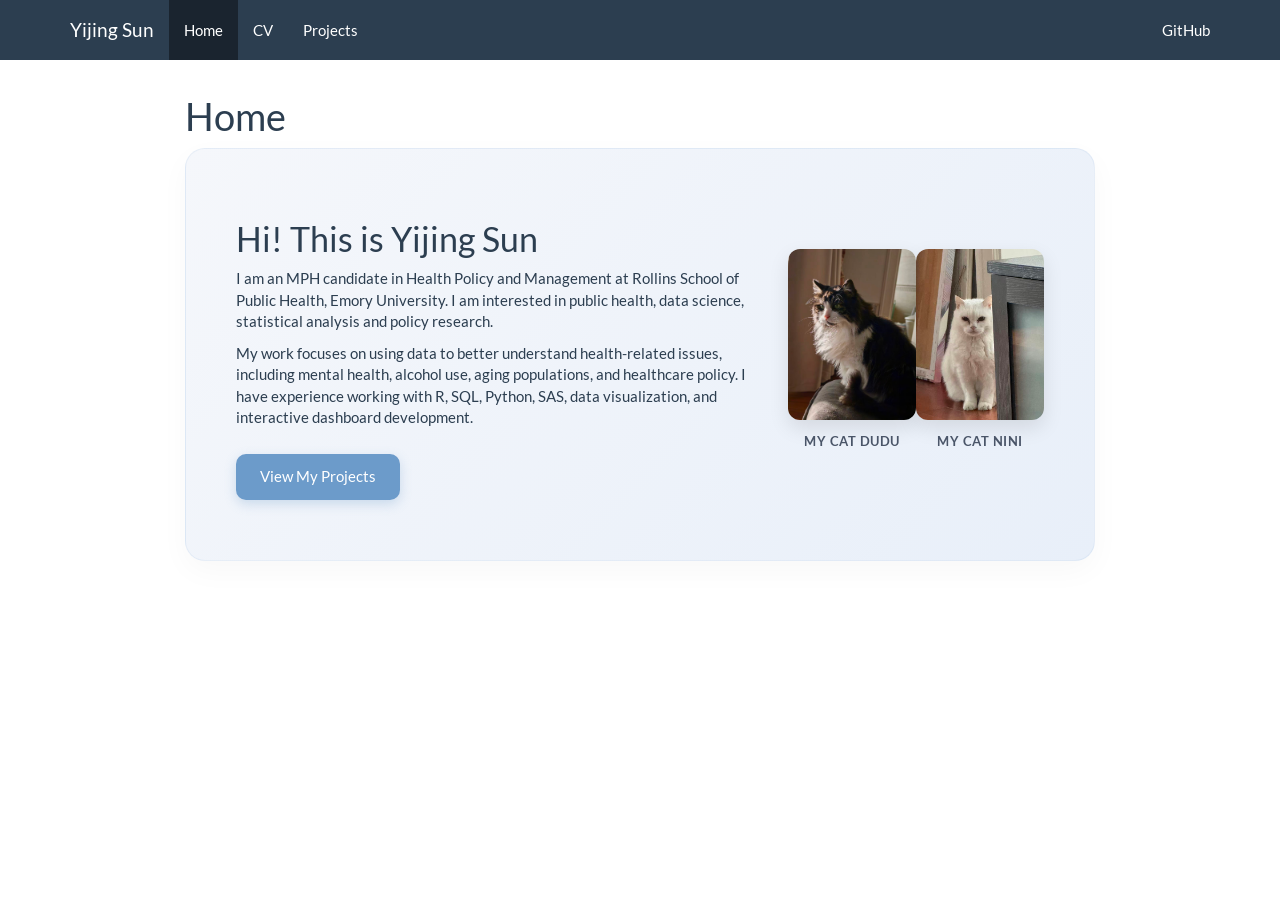
<file: docs/index.html>
<!DOCTYPE html>

<html>

<head>

<meta charset="utf-8" />
<meta name="generator" content="pandoc" />
<meta http-equiv="X-UA-Compatible" content="IE=EDGE" />




<title>Home</title>

<script src="site_libs/header-attrs-2.29/header-attrs.js"></script>
<script src="site_libs/jquery-3.6.0/jquery-3.6.0.min.js"></script>
<meta name="viewport" content="width=device-width, initial-scale=1" />
<link href="site_libs/bootstrap-3.3.5/css/flatly.min.css" rel="stylesheet" />
<script src="site_libs/bootstrap-3.3.5/js/bootstrap.min.js"></script>
<script src="site_libs/bootstrap-3.3.5/shim/html5shiv.min.js"></script>
<script src="site_libs/bootstrap-3.3.5/shim/respond.min.js"></script>
<style>h1 {font-size: 34px;}
       h1.title {font-size: 38px;}
       h2 {font-size: 30px;}
       h3 {font-size: 24px;}
       h4 {font-size: 18px;}
       h5 {font-size: 16px;}
       h6 {font-size: 12px;}
       code {color: inherit; background-color: rgba(0, 0, 0, 0.04);}
       pre:not([class]) { background-color: white }</style>
<script src="site_libs/navigation-1.1/tabsets.js"></script>
<link href="site_libs/highlightjs-9.12.0/default.css" rel="stylesheet" />
<script src="site_libs/highlightjs-9.12.0/highlight.js"></script>

<style type="text/css">
  code{white-space: pre-wrap;}
  span.smallcaps{font-variant: small-caps;}
  span.underline{text-decoration: underline;}
  div.column{display: inline-block; vertical-align: top; width: 50%;}
  div.hanging-indent{margin-left: 1.5em; text-indent: -1.5em;}
  ul.task-list{list-style: none;}
    </style>

<style type="text/css">code{white-space: pre;}</style>
<script type="text/javascript">
if (window.hljs) {
  hljs.configure({languages: []});
  hljs.initHighlightingOnLoad();
  if (document.readyState && document.readyState === "complete") {
    window.setTimeout(function() { hljs.initHighlighting(); }, 0);
  }
}
</script>






<link rel="stylesheet" href="styles.css" type="text/css" />



<style type = "text/css">
.main-container {
  max-width: 940px;
  margin-left: auto;
  margin-right: auto;
}
img {
  max-width:100%;
}
.tabbed-pane {
  padding-top: 12px;
}
.html-widget {
  margin-bottom: 20px;
}
button.code-folding-btn:focus {
  outline: none;
}
summary {
  display: list-item;
}
details > summary > p:only-child {
  display: inline;
}
pre code {
  padding: 0;
}
</style>


<style type="text/css">
.dropdown-submenu {
  position: relative;
}
.dropdown-submenu>.dropdown-menu {
  top: 0;
  left: 100%;
  margin-top: -6px;
  margin-left: -1px;
  border-radius: 0 6px 6px 6px;
}
.dropdown-submenu:hover>.dropdown-menu {
  display: block;
}
.dropdown-submenu>a:after {
  display: block;
  content: " ";
  float: right;
  width: 0;
  height: 0;
  border-color: transparent;
  border-style: solid;
  border-width: 5px 0 5px 5px;
  border-left-color: #cccccc;
  margin-top: 5px;
  margin-right: -10px;
}
.dropdown-submenu:hover>a:after {
  border-left-color: #adb5bd;
}
.dropdown-submenu.pull-left {
  float: none;
}
.dropdown-submenu.pull-left>.dropdown-menu {
  left: -100%;
  margin-left: 10px;
  border-radius: 6px 0 6px 6px;
}
</style>

<script type="text/javascript">
// manage active state of menu based on current page
$(document).ready(function () {
  // active menu anchor
  href = window.location.pathname
  href = href.substr(href.lastIndexOf('/') + 1)
  if (href === "")
    href = "index.html";
  var menuAnchor = $('a[href="' + href + '"]');

  // mark the anchor link active (and if it's in a dropdown, also mark that active)
  var dropdown = menuAnchor.closest('li.dropdown');
  if (window.bootstrap) { // Bootstrap 4+
    menuAnchor.addClass('active');
    dropdown.find('> .dropdown-toggle').addClass('active');
  } else { // Bootstrap 3
    menuAnchor.parent().addClass('active');
    dropdown.addClass('active');
  }

  // Navbar adjustments
  var navHeight = $(".navbar").first().height() + 15;
  var style = document.createElement('style');
  var pt = "padding-top: " + navHeight + "px; ";
  var mt = "margin-top: -" + navHeight + "px; ";
  var css = "";
  // offset scroll position for anchor links (for fixed navbar)
  for (var i = 1; i <= 6; i++) {
    css += ".section h" + i + "{ " + pt + mt + "}\n";
  }
  style.innerHTML = "body {" + pt + "padding-bottom: 40px; }\n" + css;
  document.head.appendChild(style);
});
</script>

<!-- tabsets -->

<style type="text/css">
.tabset-dropdown > .nav-tabs {
  display: inline-table;
  max-height: 500px;
  min-height: 44px;
  overflow-y: auto;
  border: 1px solid #ddd;
  border-radius: 4px;
}

.tabset-dropdown > .nav-tabs > li.active:before, .tabset-dropdown > .nav-tabs.nav-tabs-open:before {
  content: "\e259";
  font-family: 'Glyphicons Halflings';
  display: inline-block;
  padding: 10px;
  border-right: 1px solid #ddd;
}

.tabset-dropdown > .nav-tabs.nav-tabs-open > li.active:before {
  content: "\e258";
  font-family: 'Glyphicons Halflings';
  border: none;
}

.tabset-dropdown > .nav-tabs > li.active {
  display: block;
}

.tabset-dropdown > .nav-tabs > li > a,
.tabset-dropdown > .nav-tabs > li > a:focus,
.tabset-dropdown > .nav-tabs > li > a:hover {
  border: none;
  display: inline-block;
  border-radius: 4px;
  background-color: transparent;
}

.tabset-dropdown > .nav-tabs.nav-tabs-open > li {
  display: block;
  float: none;
}

.tabset-dropdown > .nav-tabs > li {
  display: none;
}
</style>

<!-- code folding -->




</head>

<body>


<div class="container-fluid main-container">




<div class="navbar navbar-default  navbar-fixed-top" role="navigation">
  <div class="container">
    <div class="navbar-header">
      <button type="button" class="navbar-toggle collapsed" data-toggle="collapse" data-bs-toggle="collapse" data-target="#navbar" data-bs-target="#navbar">
        <span class="icon-bar"></span>
        <span class="icon-bar"></span>
        <span class="icon-bar"></span>
      </button>
      <a class="navbar-brand" href="index.html">Yijing Sun</a>
    </div>
    <div id="navbar" class="navbar-collapse collapse">
      <ul class="nav navbar-nav">
        <li>
  <a href="index.html">Home</a>
</li>
<li>
  <a href="cv.html">CV</a>
</li>
<li>
  <a href="projects.html">Projects</a>
</li>
      </ul>
      <ul class="nav navbar-nav navbar-right">
        <li>
  <a href="https://github.com/charsun0119">GitHub</a>
</li>
      </ul>
    </div><!--/.nav-collapse -->
  </div><!--/.container -->
</div><!--/.navbar -->

<div id="header">



<h1 class="title toc-ignore">Home</h1>

</div>


<div class="hero-section">
<div class="hero-text">
<h1>
Hi! This is Yijing Sun
</h1>
<p>
I am an MPH candidate in Health Policy and Management at Rollins School
of Public Health, Emory University. I am interested in public health,
data science, statistical analysis and policy research.
</p>
<p>
My work focuses on using data to better understand health-related
issues, including mental health, alcohol use, aging populations, and
healthcare policy. I have experience working with R, SQL, Python, SAS,
data visualization, and interactive dashboard development.
</p>
<p><a class="button" href="projects.html">View My Projects</a></p>
</div>
<div class="hero-image">
<div class="img-block">
<img src="images/dudu.jpg" alt="My cat Dudu">
<p class="img-caption">
My cat Dudu
</p>
</div>
<div class="img-block">
<img src="images/nini.jpg" alt="My cat Nini">
<p class="img-caption">
My cat Nini
</p>
</div>
</div>
</div>




</div>

<script>

// add bootstrap table styles to pandoc tables
function bootstrapStylePandocTables() {
  $('tr.odd').parent('tbody').parent('table').addClass('table table-condensed');
}
$(document).ready(function () {
  bootstrapStylePandocTables();
});


</script>

<!-- tabsets -->

<script>
$(document).ready(function () {
  window.buildTabsets("TOC");
});

$(document).ready(function () {
  $('.tabset-dropdown > .nav-tabs > li').click(function () {
    $(this).parent().toggleClass('nav-tabs-open');
  });
});
</script>

<!-- code folding -->


<!-- dynamically load mathjax for compatibility with self-contained -->
<script>
  (function () {
    var script = document.createElement("script");
    script.type = "text/javascript";
    script.src  = "https://mathjax.rstudio.com/latest/MathJax.js?config=TeX-AMS-MML_HTMLorMML";
    document.getElementsByTagName("head")[0].appendChild(script);
  })();
</script>

</body>
</html>
</file>
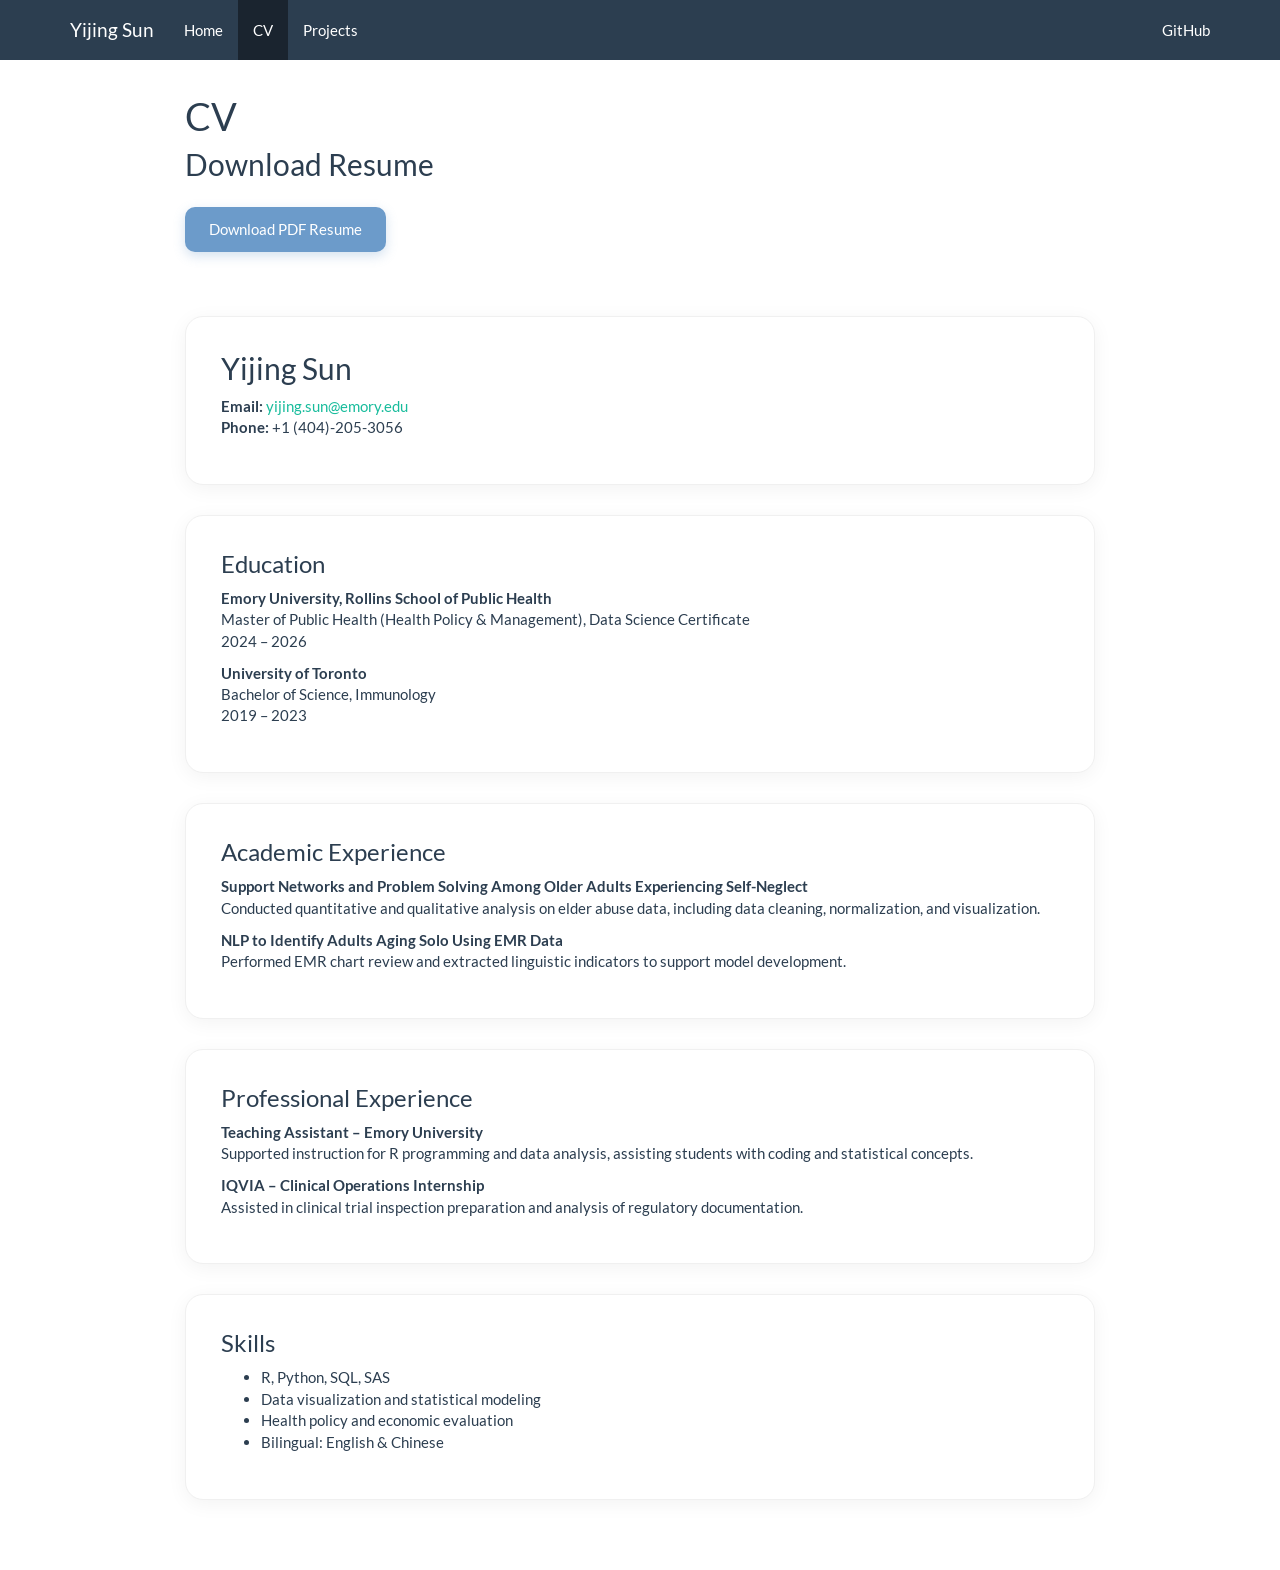
<file: docs/cv.html>
<!DOCTYPE html>

<html>

<head>

<meta charset="utf-8" />
<meta name="generator" content="pandoc" />
<meta http-equiv="X-UA-Compatible" content="IE=EDGE" />




<title>CV</title>

<script src="site_libs/header-attrs-2.29/header-attrs.js"></script>
<script src="site_libs/jquery-3.6.0/jquery-3.6.0.min.js"></script>
<meta name="viewport" content="width=device-width, initial-scale=1" />
<link href="site_libs/bootstrap-3.3.5/css/flatly.min.css" rel="stylesheet" />
<script src="site_libs/bootstrap-3.3.5/js/bootstrap.min.js"></script>
<script src="site_libs/bootstrap-3.3.5/shim/html5shiv.min.js"></script>
<script src="site_libs/bootstrap-3.3.5/shim/respond.min.js"></script>
<style>h1 {font-size: 34px;}
       h1.title {font-size: 38px;}
       h2 {font-size: 30px;}
       h3 {font-size: 24px;}
       h4 {font-size: 18px;}
       h5 {font-size: 16px;}
       h6 {font-size: 12px;}
       code {color: inherit; background-color: rgba(0, 0, 0, 0.04);}
       pre:not([class]) { background-color: white }</style>
<script src="site_libs/navigation-1.1/tabsets.js"></script>
<link href="site_libs/highlightjs-9.12.0/default.css" rel="stylesheet" />
<script src="site_libs/highlightjs-9.12.0/highlight.js"></script>

<style type="text/css">
  code{white-space: pre-wrap;}
  span.smallcaps{font-variant: small-caps;}
  span.underline{text-decoration: underline;}
  div.column{display: inline-block; vertical-align: top; width: 50%;}
  div.hanging-indent{margin-left: 1.5em; text-indent: -1.5em;}
  ul.task-list{list-style: none;}
    </style>

<style type="text/css">code{white-space: pre;}</style>
<script type="text/javascript">
if (window.hljs) {
  hljs.configure({languages: []});
  hljs.initHighlightingOnLoad();
  if (document.readyState && document.readyState === "complete") {
    window.setTimeout(function() { hljs.initHighlighting(); }, 0);
  }
}
</script>






<link rel="stylesheet" href="styles.css" type="text/css" />



<style type = "text/css">
.main-container {
  max-width: 940px;
  margin-left: auto;
  margin-right: auto;
}
img {
  max-width:100%;
}
.tabbed-pane {
  padding-top: 12px;
}
.html-widget {
  margin-bottom: 20px;
}
button.code-folding-btn:focus {
  outline: none;
}
summary {
  display: list-item;
}
details > summary > p:only-child {
  display: inline;
}
pre code {
  padding: 0;
}
</style>


<style type="text/css">
.dropdown-submenu {
  position: relative;
}
.dropdown-submenu>.dropdown-menu {
  top: 0;
  left: 100%;
  margin-top: -6px;
  margin-left: -1px;
  border-radius: 0 6px 6px 6px;
}
.dropdown-submenu:hover>.dropdown-menu {
  display: block;
}
.dropdown-submenu>a:after {
  display: block;
  content: " ";
  float: right;
  width: 0;
  height: 0;
  border-color: transparent;
  border-style: solid;
  border-width: 5px 0 5px 5px;
  border-left-color: #cccccc;
  margin-top: 5px;
  margin-right: -10px;
}
.dropdown-submenu:hover>a:after {
  border-left-color: #adb5bd;
}
.dropdown-submenu.pull-left {
  float: none;
}
.dropdown-submenu.pull-left>.dropdown-menu {
  left: -100%;
  margin-left: 10px;
  border-radius: 6px 0 6px 6px;
}
</style>

<script type="text/javascript">
// manage active state of menu based on current page
$(document).ready(function () {
  // active menu anchor
  href = window.location.pathname
  href = href.substr(href.lastIndexOf('/') + 1)
  if (href === "")
    href = "index.html";
  var menuAnchor = $('a[href="' + href + '"]');

  // mark the anchor link active (and if it's in a dropdown, also mark that active)
  var dropdown = menuAnchor.closest('li.dropdown');
  if (window.bootstrap) { // Bootstrap 4+
    menuAnchor.addClass('active');
    dropdown.find('> .dropdown-toggle').addClass('active');
  } else { // Bootstrap 3
    menuAnchor.parent().addClass('active');
    dropdown.addClass('active');
  }

  // Navbar adjustments
  var navHeight = $(".navbar").first().height() + 15;
  var style = document.createElement('style');
  var pt = "padding-top: " + navHeight + "px; ";
  var mt = "margin-top: -" + navHeight + "px; ";
  var css = "";
  // offset scroll position for anchor links (for fixed navbar)
  for (var i = 1; i <= 6; i++) {
    css += ".section h" + i + "{ " + pt + mt + "}\n";
  }
  style.innerHTML = "body {" + pt + "padding-bottom: 40px; }\n" + css;
  document.head.appendChild(style);
});
</script>

<!-- tabsets -->

<style type="text/css">
.tabset-dropdown > .nav-tabs {
  display: inline-table;
  max-height: 500px;
  min-height: 44px;
  overflow-y: auto;
  border: 1px solid #ddd;
  border-radius: 4px;
}

.tabset-dropdown > .nav-tabs > li.active:before, .tabset-dropdown > .nav-tabs.nav-tabs-open:before {
  content: "\e259";
  font-family: 'Glyphicons Halflings';
  display: inline-block;
  padding: 10px;
  border-right: 1px solid #ddd;
}

.tabset-dropdown > .nav-tabs.nav-tabs-open > li.active:before {
  content: "\e258";
  font-family: 'Glyphicons Halflings';
  border: none;
}

.tabset-dropdown > .nav-tabs > li.active {
  display: block;
}

.tabset-dropdown > .nav-tabs > li > a,
.tabset-dropdown > .nav-tabs > li > a:focus,
.tabset-dropdown > .nav-tabs > li > a:hover {
  border: none;
  display: inline-block;
  border-radius: 4px;
  background-color: transparent;
}

.tabset-dropdown > .nav-tabs.nav-tabs-open > li {
  display: block;
  float: none;
}

.tabset-dropdown > .nav-tabs > li {
  display: none;
}
</style>

<!-- code folding -->




</head>

<body>


<div class="container-fluid main-container">




<div class="navbar navbar-default  navbar-fixed-top" role="navigation">
  <div class="container">
    <div class="navbar-header">
      <button type="button" class="navbar-toggle collapsed" data-toggle="collapse" data-bs-toggle="collapse" data-target="#navbar" data-bs-target="#navbar">
        <span class="icon-bar"></span>
        <span class="icon-bar"></span>
        <span class="icon-bar"></span>
      </button>
      <a class="navbar-brand" href="index.html">Yijing Sun</a>
    </div>
    <div id="navbar" class="navbar-collapse collapse">
      <ul class="nav navbar-nav">
        <li>
  <a href="index.html">Home</a>
</li>
<li>
  <a href="cv.html">CV</a>
</li>
<li>
  <a href="projects.html">Projects</a>
</li>
      </ul>
      <ul class="nav navbar-nav navbar-right">
        <li>
  <a href="https://github.com/charsun0119">GitHub</a>
</li>
      </ul>
    </div><!--/.nav-collapse -->
  </div><!--/.container -->
</div><!--/.navbar -->

<div id="header">



<h1 class="title toc-ignore">CV</h1>

</div>


<div id="download-resume" class="section level2">
<h2>Download Resume</h2>
<p><a class="button" href="files/Yijing_Sun_Resume.pdf" download>
Download PDF Resume </a></p>
<p><br><br></p>
<div class="section-card">
<h2>
Yijing Sun
</h2>
<p>
<strong>Email:</strong> <a href="mailto:yijing.sun@emory.edu"
class="email">yijing.sun@emory.edu</a><br />
<strong>Phone:</strong> +1 (404)-205-3056
</p>
</div>
<div class="section-card">
<h3>
Education
</h3>
<p>
<strong>Emory University, Rollins School of Public Health</strong><br>
Master of Public Health (Health Policy &amp; Management), Data Science
Certificate<br> 2024 – 2026
</p>
<p>
<strong>University of Toronto</strong><br> Bachelor of Science,
Immunology<br> 2019 – 2023
</p>
</div>
<div class="section-card">
<h3>
Academic Experience
</h3>
<p>
<strong>Support Networks and Problem Solving Among Older Adults
Experiencing Self-Neglect</strong><br> Conducted quantitative and
qualitative analysis on elder abuse data, including data cleaning,
normalization, and visualization.
</p>
<p>
<strong>NLP to Identify Adults Aging Solo Using EMR Data</strong><br>
Performed EMR chart review and extracted linguistic indicators to
support model development.
</p>
</div>
<div class="section-card">
<h3>
Professional Experience
</h3>
<p>
<strong>Teaching Assistant – Emory University</strong><br> Supported
instruction for R programming and data analysis, assisting students with
coding and statistical concepts.
</p>
<p>
<strong>IQVIA – Clinical Operations Internship</strong><br> Assisted in
clinical trial inspection preparation and analysis of regulatory
documentation.
</p>
</div>
<div class="section-card">
<h3>
Skills
</h3>
<ul>
<li>
R, Python, SQL, SAS
</li>
<li>
Data visualization and statistical modeling
</li>
<li>
Health policy and economic evaluation
</li>
<li>
Bilingual: English &amp; Chinese
</li>
</ul>
</div>
</div>




</div>

<script>

// add bootstrap table styles to pandoc tables
function bootstrapStylePandocTables() {
  $('tr.odd').parent('tbody').parent('table').addClass('table table-condensed');
}
$(document).ready(function () {
  bootstrapStylePandocTables();
});


</script>

<!-- tabsets -->

<script>
$(document).ready(function () {
  window.buildTabsets("TOC");
});

$(document).ready(function () {
  $('.tabset-dropdown > .nav-tabs > li').click(function () {
    $(this).parent().toggleClass('nav-tabs-open');
  });
});
</script>

<!-- code folding -->


<!-- dynamically load mathjax for compatibility with self-contained -->
<script>
  (function () {
    var script = document.createElement("script");
    script.type = "text/javascript";
    script.src  = "https://mathjax.rstudio.com/latest/MathJax.js?config=TeX-AMS-MML_HTMLorMML";
    document.getElementsByTagName("head")[0].appendChild(script);
  })();
</script>

</body>
</html>
</file>
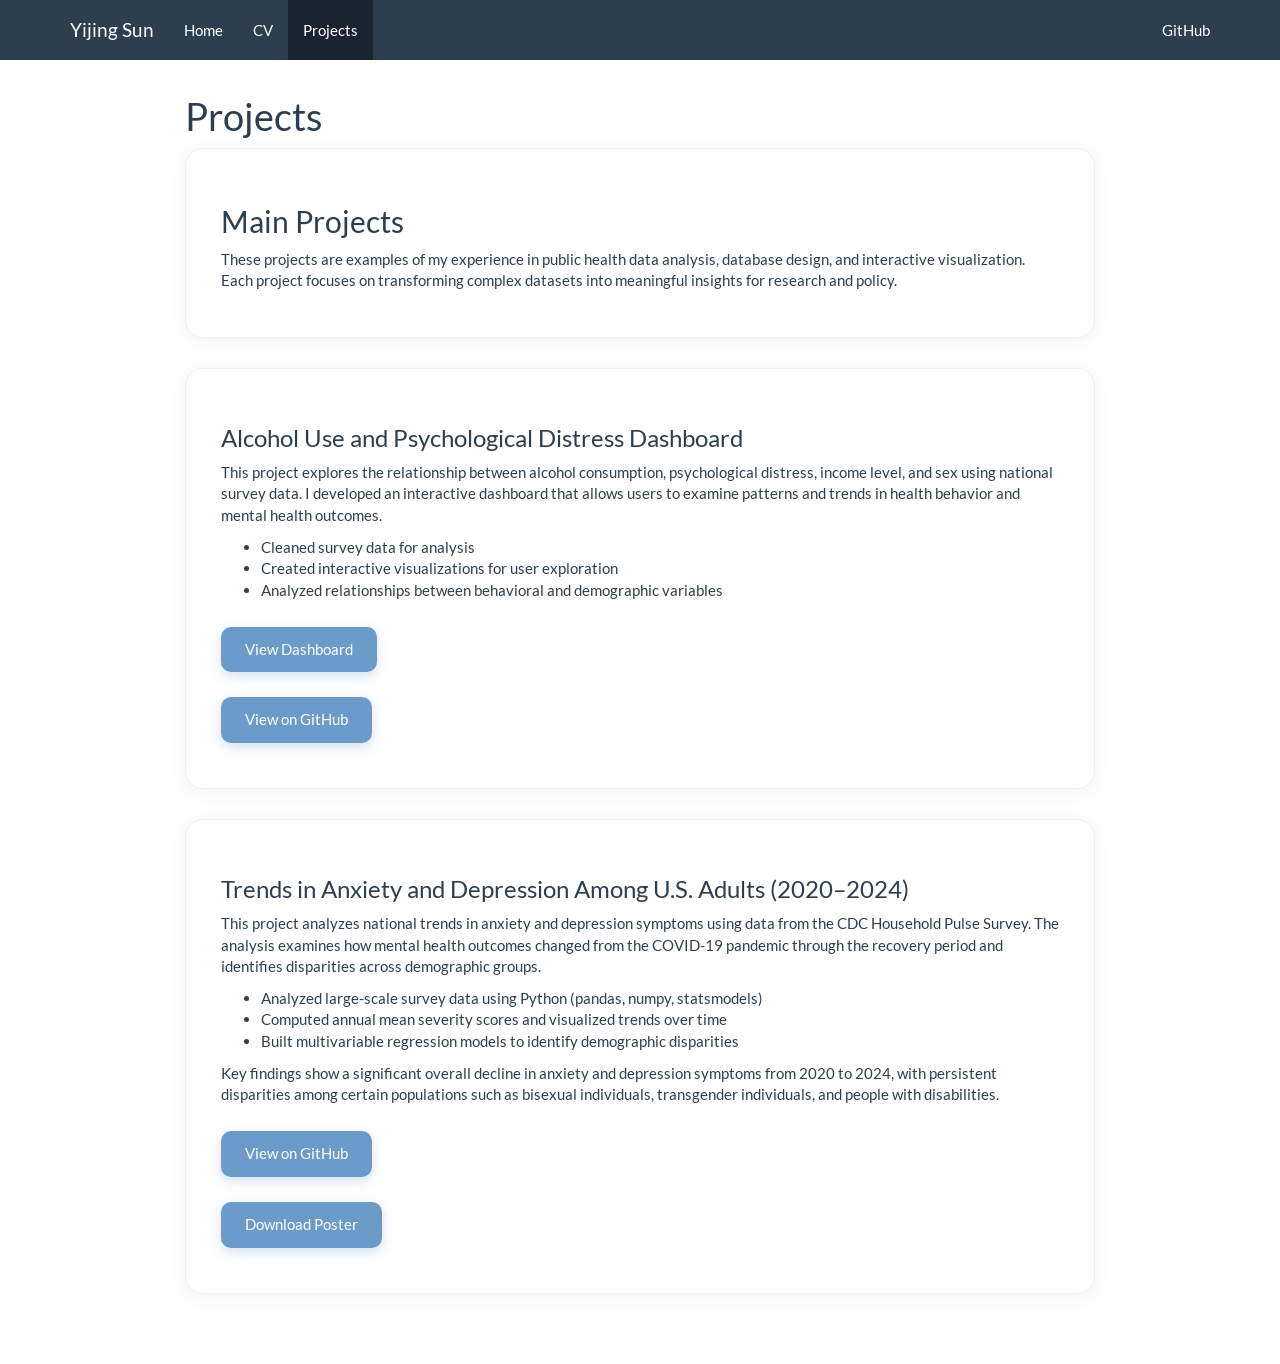
<file: docs/projects.html>
<!DOCTYPE html>

<html>

<head>

<meta charset="utf-8" />
<meta name="generator" content="pandoc" />
<meta http-equiv="X-UA-Compatible" content="IE=EDGE" />




<title>Projects</title>

<script src="site_libs/header-attrs-2.29/header-attrs.js"></script>
<script src="site_libs/jquery-3.6.0/jquery-3.6.0.min.js"></script>
<meta name="viewport" content="width=device-width, initial-scale=1" />
<link href="site_libs/bootstrap-3.3.5/css/flatly.min.css" rel="stylesheet" />
<script src="site_libs/bootstrap-3.3.5/js/bootstrap.min.js"></script>
<script src="site_libs/bootstrap-3.3.5/shim/html5shiv.min.js"></script>
<script src="site_libs/bootstrap-3.3.5/shim/respond.min.js"></script>
<style>h1 {font-size: 34px;}
       h1.title {font-size: 38px;}
       h2 {font-size: 30px;}
       h3 {font-size: 24px;}
       h4 {font-size: 18px;}
       h5 {font-size: 16px;}
       h6 {font-size: 12px;}
       code {color: inherit; background-color: rgba(0, 0, 0, 0.04);}
       pre:not([class]) { background-color: white }</style>
<script src="site_libs/navigation-1.1/tabsets.js"></script>
<link href="site_libs/highlightjs-9.12.0/default.css" rel="stylesheet" />
<script src="site_libs/highlightjs-9.12.0/highlight.js"></script>

<style type="text/css">
  code{white-space: pre-wrap;}
  span.smallcaps{font-variant: small-caps;}
  span.underline{text-decoration: underline;}
  div.column{display: inline-block; vertical-align: top; width: 50%;}
  div.hanging-indent{margin-left: 1.5em; text-indent: -1.5em;}
  ul.task-list{list-style: none;}
    </style>

<style type="text/css">code{white-space: pre;}</style>
<script type="text/javascript">
if (window.hljs) {
  hljs.configure({languages: []});
  hljs.initHighlightingOnLoad();
  if (document.readyState && document.readyState === "complete") {
    window.setTimeout(function() { hljs.initHighlighting(); }, 0);
  }
}
</script>






<link rel="stylesheet" href="styles.css" type="text/css" />



<style type = "text/css">
.main-container {
  max-width: 940px;
  margin-left: auto;
  margin-right: auto;
}
img {
  max-width:100%;
}
.tabbed-pane {
  padding-top: 12px;
}
.html-widget {
  margin-bottom: 20px;
}
button.code-folding-btn:focus {
  outline: none;
}
summary {
  display: list-item;
}
details > summary > p:only-child {
  display: inline;
}
pre code {
  padding: 0;
}
</style>


<style type="text/css">
.dropdown-submenu {
  position: relative;
}
.dropdown-submenu>.dropdown-menu {
  top: 0;
  left: 100%;
  margin-top: -6px;
  margin-left: -1px;
  border-radius: 0 6px 6px 6px;
}
.dropdown-submenu:hover>.dropdown-menu {
  display: block;
}
.dropdown-submenu>a:after {
  display: block;
  content: " ";
  float: right;
  width: 0;
  height: 0;
  border-color: transparent;
  border-style: solid;
  border-width: 5px 0 5px 5px;
  border-left-color: #cccccc;
  margin-top: 5px;
  margin-right: -10px;
}
.dropdown-submenu:hover>a:after {
  border-left-color: #adb5bd;
}
.dropdown-submenu.pull-left {
  float: none;
}
.dropdown-submenu.pull-left>.dropdown-menu {
  left: -100%;
  margin-left: 10px;
  border-radius: 6px 0 6px 6px;
}
</style>

<script type="text/javascript">
// manage active state of menu based on current page
$(document).ready(function () {
  // active menu anchor
  href = window.location.pathname
  href = href.substr(href.lastIndexOf('/') + 1)
  if (href === "")
    href = "index.html";
  var menuAnchor = $('a[href="' + href + '"]');

  // mark the anchor link active (and if it's in a dropdown, also mark that active)
  var dropdown = menuAnchor.closest('li.dropdown');
  if (window.bootstrap) { // Bootstrap 4+
    menuAnchor.addClass('active');
    dropdown.find('> .dropdown-toggle').addClass('active');
  } else { // Bootstrap 3
    menuAnchor.parent().addClass('active');
    dropdown.addClass('active');
  }

  // Navbar adjustments
  var navHeight = $(".navbar").first().height() + 15;
  var style = document.createElement('style');
  var pt = "padding-top: " + navHeight + "px; ";
  var mt = "margin-top: -" + navHeight + "px; ";
  var css = "";
  // offset scroll position for anchor links (for fixed navbar)
  for (var i = 1; i <= 6; i++) {
    css += ".section h" + i + "{ " + pt + mt + "}\n";
  }
  style.innerHTML = "body {" + pt + "padding-bottom: 40px; }\n" + css;
  document.head.appendChild(style);
});
</script>

<!-- tabsets -->

<style type="text/css">
.tabset-dropdown > .nav-tabs {
  display: inline-table;
  max-height: 500px;
  min-height: 44px;
  overflow-y: auto;
  border: 1px solid #ddd;
  border-radius: 4px;
}

.tabset-dropdown > .nav-tabs > li.active:before, .tabset-dropdown > .nav-tabs.nav-tabs-open:before {
  content: "\e259";
  font-family: 'Glyphicons Halflings';
  display: inline-block;
  padding: 10px;
  border-right: 1px solid #ddd;
}

.tabset-dropdown > .nav-tabs.nav-tabs-open > li.active:before {
  content: "\e258";
  font-family: 'Glyphicons Halflings';
  border: none;
}

.tabset-dropdown > .nav-tabs > li.active {
  display: block;
}

.tabset-dropdown > .nav-tabs > li > a,
.tabset-dropdown > .nav-tabs > li > a:focus,
.tabset-dropdown > .nav-tabs > li > a:hover {
  border: none;
  display: inline-block;
  border-radius: 4px;
  background-color: transparent;
}

.tabset-dropdown > .nav-tabs.nav-tabs-open > li {
  display: block;
  float: none;
}

.tabset-dropdown > .nav-tabs > li {
  display: none;
}
</style>

<!-- code folding -->




</head>

<body>


<div class="container-fluid main-container">




<div class="navbar navbar-default  navbar-fixed-top" role="navigation">
  <div class="container">
    <div class="navbar-header">
      <button type="button" class="navbar-toggle collapsed" data-toggle="collapse" data-bs-toggle="collapse" data-target="#navbar" data-bs-target="#navbar">
        <span class="icon-bar"></span>
        <span class="icon-bar"></span>
        <span class="icon-bar"></span>
      </button>
      <a class="navbar-brand" href="index.html">Yijing Sun</a>
    </div>
    <div id="navbar" class="navbar-collapse collapse">
      <ul class="nav navbar-nav">
        <li>
  <a href="index.html">Home</a>
</li>
<li>
  <a href="cv.html">CV</a>
</li>
<li>
  <a href="projects.html">Projects</a>
</li>
      </ul>
      <ul class="nav navbar-nav navbar-right">
        <li>
  <a href="https://github.com/charsun0119">GitHub</a>
</li>
      </ul>
    </div><!--/.nav-collapse -->
  </div><!--/.container -->
</div><!--/.navbar -->

<div id="header">



<h1 class="title toc-ignore">Projects</h1>

</div>


<div class="section-card">
<h2>
Main Projects
</h2>
<p>
These projects are examples of my experience in public health data
analysis, database design, and interactive visualization. Each project
focuses on transforming complex datasets into meaningful insights for
research and policy.
</p>
</div>
<div class="section-card">
<h3>
Alcohol Use and Psychological Distress Dashboard
</h3>
<p>
This project explores the relationship between alcohol consumption,
psychological distress, income level, and sex using national survey
data. I developed an interactive dashboard that allows users to examine
patterns and trends in health behavior and mental health outcomes.
</p>
<ul>
<li>
Cleaned survey data for analysis
</li>
<li>
Created interactive visualizations for user exploration
</li>
<li>
Analyzed relationships between behavioral and demographic variables
</li>
</ul>
<p><a class="button" href="https://charsun0119.github.io/DATA555_final/final-4a.html" target="_blank">
View Dashboard </a></p>
<p><a class="button" href="https://github.com/charsun0119/DATA555_final" target="_blank">
View on GitHub </a></p>
</div>
<div class="section-card">
<h3>
Trends in Anxiety and Depression Among U.S. Adults (2020–2024)
</h3>
<p>
This project analyzes national trends in anxiety and depression symptoms
using data from the CDC Household Pulse Survey. The analysis examines
how mental health outcomes changed from the COVID-19 pandemic through
the recovery period and identifies disparities across demographic
groups.
</p>
<ul>
<li>
Analyzed large-scale survey data using Python (pandas, numpy,
statsmodels)
</li>
<li>
Computed annual mean severity scores and visualized trends over time
</li>
<li>
Built multivariable regression models to identify demographic
disparities
</li>
</ul>
<p>
Key findings show a significant overall decline in anxiety and
depression symptoms from 2020 to 2024, with persistent disparities among
certain populations such as bisexual individuals, transgender
individuals, and people with disabilities.
</p>
<p><a class="button" href="https://github.com/charsun0119/BIOS584-Final" target="_blank">
View on GitHub </a></p>
<p><a class="button" href="files/poster.pdf" download> Download Poster
</a></p>
</div>




</div>

<script>

// add bootstrap table styles to pandoc tables
function bootstrapStylePandocTables() {
  $('tr.odd').parent('tbody').parent('table').addClass('table table-condensed');
}
$(document).ready(function () {
  bootstrapStylePandocTables();
});


</script>

<!-- tabsets -->

<script>
$(document).ready(function () {
  window.buildTabsets("TOC");
});

$(document).ready(function () {
  $('.tabset-dropdown > .nav-tabs > li').click(function () {
    $(this).parent().toggleClass('nav-tabs-open');
  });
});
</script>

<!-- code folding -->


<!-- dynamically load mathjax for compatibility with self-contained -->
<script>
  (function () {
    var script = document.createElement("script");
    script.type = "text/javascript";
    script.src  = "https://mathjax.rstudio.com/latest/MathJax.js?config=TeX-AMS-MML_HTMLorMML";
    document.getElementsByTagName("head")[0].appendChild(script);
  })();
</script>

</body>
</html>
</file>
<file: docs/site_libs/highlightjs-9.12.0/default.css>
.hljs-literal {
  color: #990073;
}

.hljs-number {
  color: #099;
}

.hljs-comment {
  color: #998;
  font-style: italic;
}

.hljs-keyword {
  color: #900;
  font-weight: bold;
}

.hljs-string {
  color: #d14;
}
</file>
<file: docs/styles.css>
.hero-section {
  display: flex;
  align-items: center;
  gap: 40px;
  padding: 50px;
  background: linear-gradient(135deg, #f5f7fb 0%, #e8eff9 100%);
  border-radius: 20px;
  margin-bottom: 40px;
  border: 1px solid rgba(108, 155, 202, 0.1);
  box-shadow: 0 10px 30px rgba(0, 0, 0, 0.03);
}

.hero-text {
  flex: 2;
}

.hero-image {
  flex: 1;
  display: flex;
  flex-direction: row;
  gap: 0px;
  align-items: center;
  justify-content: center;
}

.img-block {
  margin: 0;
  padding: 0;
  text-align: center;
}

.img-block img {
  width: 190px;
  height: auto;
  object-fit: contain;
  border-radius: 12px;
  display: block;
  box-shadow: 0 8px 20px rgba(0, 0, 0, 0.1);
  transition: transform 0.3s ease;
}

.img-block img:hover {
  transform: translateY(-5px);
}

.img-caption {
  font-size: 13px;
  font-weight: 600;
  letter-spacing: 0.5px;
  text-transform: uppercase;
  color: #4a5568;
  margin-top: 12px;
}

.button {
  display: inline-block;
  padding: 12px 24px;
  background-color: #6c9bca;
  color: white !important;
  border-radius: 10px;
  text-decoration: none;
  margin-top: 15px;
  font-weight: 500;
  transition: all 0.3s cubic-bezier(0.4, 0, 0.2, 1);
  box-shadow: 0 4px 12px rgba(108, 155, 202, 0.3);
}

.button:hover {
  background-color: #325f8b;
  transform: translateY(-2px);
  box-shadow: 0 6px 15px rgba(50, 95, 139, 0.4);
}

.button-group .button {
  width: 180px;
  text-align: center;
}

.section-card {
  padding: 35px;
  margin-bottom: 30px;
  border-radius: 18px;
  background-color: white;
  border: 1px solid #f0f0f0;
  box-shadow: 0 4px 20px rgba(0, 0, 0, 0.05);
  transition: box-shadow 0.3s ease;
}

.section-card:hover {
  box-shadow: 0 8px 30px rgba(0, 0, 0, 0.08);
}

.card-grid {
  display: flex;
  gap: 20px;
}

.mini-card {
  flex: 1;
  padding: 24px;
  border-radius: 14px;
  background-color: #ffffff;
  border: 1px solid #eef0f2;
  border-left: 5px solid #6c9bca;
  transition: all 0.3s ease;
}

.mini-card:hover {
  background-color: #fcfdfe;
  transform: scale(1.02);
  border-left-color: #325f8b;
}

@media screen and (max-width: 768px) {
  .hero-section {
    flex-direction: column;
    text-align: center;
    padding: 25px;
  }

  .hero-image {
    flex-direction: column;
  }

  .card-grid {
    flex-direction: column;
  }
}
</file>
<file: docs/site_libs/bootstrap-3.3.5/css/flatly.min.css>
@font-face {
  font-family: 'Lato';
  font-style: normal;
  font-weight: 400;
  src: url(fonts/Lato.ttf) format('truetype');
}
@font-face {
  font-family: 'Lato';
  font-style: normal;
  font-weight: 700;
  src: url(fonts/LatoBold.ttf) format('truetype');
}
@font-face {
  font-family: 'Lato';
  font-style: italic;
  font-weight: 400;
  src: url(fonts/LatoItalic.ttf) format('truetype');
}

/*!
 * bootswatch v3.3.6
 * Homepage: http://bootswatch.com
 * Copyright 2012-2015 Thomas Park
 * Licensed under MIT
 * Based on Bootstrap
*//*!
 * Bootstrap v3.3.6 (http://getbootstrap.com)
 * Copyright 2011-2015 Twitter, Inc.
 * Licensed under MIT (https://github.com/twbs/bootstrap/blob/master/LICENSE)
 *//*! normalize.css v3.0.3 | MIT License | github.com/necolas/normalize.css */html{font-family:sans-serif;-ms-text-size-adjust:100%;-webkit-text-size-adjust:100%}body{margin:0}article,aside,details,figcaption,figure,footer,header,hgroup,main,menu,nav,section,summary{display:block}audio,canvas,progress,video{display:inline-block;vertical-align:baseline}audio:not([controls]){display:none;height:0}[hidden],template{display:none}a{background-color:transparent}a:active,a:hover{outline:0}abbr[title]{border-bottom:1px dotted}b,strong{font-weight:bold}dfn{font-style:italic}h1{font-size:2em;margin:0.67em 0}mark{background:#ff0;color:#000}small{font-size:80%}sub,sup{font-size:75%;line-height:0;position:relative;vertical-align:baseline}sup{top:-0.5em}sub{bottom:-0.25em}img{border:0}svg:not(:root){overflow:hidden}figure{margin:1em 40px}hr{-webkit-box-sizing:content-box;-moz-box-sizing:content-box;box-sizing:content-box;height:0}pre{overflow:auto}code,kbd,pre,samp{font-family:monospace, monospace;font-size:1em}button,input,optgroup,select,textarea{color:inherit;font:inherit;margin:0}button{overflow:visible}button,select{text-transform:none}button,html input[type="button"],input[type="reset"],input[type="submit"]{-webkit-appearance:button;cursor:pointer}button[disabled],html input[disabled]{cursor:default}button::-moz-focus-inner,input::-moz-focus-inner{border:0;padding:0}input{line-height:normal}input[type="checkbox"],input[type="radio"]{-webkit-box-sizing:border-box;-moz-box-sizing:border-box;box-sizing:border-box;padding:0}input[type="number"]::-webkit-inner-spin-button,input[type="number"]::-webkit-outer-spin-button{height:auto}input[type="search"]{-webkit-appearance:textfield;-webkit-box-sizing:content-box;-moz-box-sizing:content-box;box-sizing:content-box}input[type="search"]::-webkit-search-cancel-button,input[type="search"]::-webkit-search-decoration{-webkit-appearance:none}fieldset{border:1px solid #c0c0c0;margin:0 2px;padding:0.35em 0.625em 0.75em}legend{border:0;padding:0}textarea{overflow:auto}optgroup{font-weight:bold}table{border-collapse:collapse;border-spacing:0}td,th{padding:0}/*! Source: https://github.com/h5bp/html5-boilerplate/blob/master/src/css/main.css */@media print{*,*:before,*:after{background:transparent !important;color:#000 !important;-webkit-box-shadow:none !important;box-shadow:none !important;text-shadow:none !important}a,a:visited{text-decoration:underline}a[href]:after{content:" (" attr(href) ")"}abbr[title]:after{content:" (" attr(title) ")"}a[href^="#"]:after,a[href^="javascript:"]:after{content:""}pre,blockquote{border:1px solid #999;page-break-inside:avoid}thead{display:table-header-group}tr,img{page-break-inside:avoid}img{max-width:100% !important}p,h2,h3{orphans:3;widows:3}h2,h3{page-break-after:avoid}.navbar{display:none}.btn>.caret,.dropup>.btn>.caret{border-top-color:#000 !important}.label{border:1px solid #000}.table{border-collapse:collapse !important}.table td,.table th{background-color:#fff !important}.table-bordered th,.table-bordered td{border:1px solid #ddd !important}}@font-face{font-family:'Glyphicons Halflings';src:url('../fonts/glyphicons-halflings-regular.eot');src:url('../fonts/glyphicons-halflings-regular.eot?#iefix') format('embedded-opentype'),url('../fonts/glyphicons-halflings-regular.woff') format('woff'),url('../fonts/glyphicons-halflings-regular.ttf') format('truetype'),url('../fonts/glyphicons-halflings-regular.svg#glyphicons_halflingsregular') format('svg')}.glyphicon{position:relative;top:1px;display:inline-block;font-family:'Glyphicons Halflings';font-style:normal;font-weight:normal;line-height:1;-webkit-font-smoothing:antialiased;-moz-osx-font-smoothing:grayscale}.glyphicon-asterisk:before{content:"\002a"}.glyphicon-plus:before{content:"\002b"}.glyphicon-euro:before,.glyphicon-eur:before{content:"\20ac"}.glyphicon-minus:before{content:"\2212"}.glyphicon-cloud:before{content:"\2601"}.glyphicon-envelope:before{content:"\2709"}.glyphicon-pencil:before{content:"\270f"}.glyphicon-glass:before{content:"\e001"}.glyphicon-music:before{content:"\e002"}.glyphicon-search:before{content:"\e003"}.glyphicon-heart:before{content:"\e005"}.glyphicon-star:before{content:"\e006"}.glyphicon-star-empty:before{content:"\e007"}.glyphicon-user:before{content:"\e008"}.glyphicon-film:before{content:"\e009"}.glyphicon-th-large:before{content:"\e010"}.glyphicon-th:before{content:"\e011"}.glyphicon-th-list:before{content:"\e012"}.glyphicon-ok:before{content:"\e013"}.glyphicon-remove:before{content:"\e014"}.glyphicon-zoom-in:before{content:"\e015"}.glyphicon-zoom-out:before{content:"\e016"}.glyphicon-off:before{content:"\e017"}.glyphicon-signal:before{content:"\e018"}.glyphicon-cog:before{content:"\e019"}.glyphicon-trash:before{content:"\e020"}.glyphicon-home:before{content:"\e021"}.glyphicon-file:before{content:"\e022"}.glyphicon-time:before{content:"\e023"}.glyphicon-road:before{content:"\e024"}.glyphicon-download-alt:before{content:"\e025"}.glyphicon-download:before{content:"\e026"}.glyphicon-upload:before{content:"\e027"}.glyphicon-inbox:before{content:"\e028"}.glyphicon-play-circle:before{content:"\e029"}.glyphicon-repeat:before{content:"\e030"}.glyphicon-refresh:before{content:"\e031"}.glyphicon-list-alt:before{content:"\e032"}.glyphicon-lock:before{content:"\e033"}.glyphicon-flag:before{content:"\e034"}.glyphicon-headphones:before{content:"\e035"}.glyphicon-volume-off:before{content:"\e036"}.glyphicon-volume-down:before{content:"\e037"}.glyphicon-volume-up:before{content:"\e038"}.glyphicon-qrcode:before{content:"\e039"}.glyphicon-barcode:before{content:"\e040"}.glyphicon-tag:before{content:"\e041"}.glyphicon-tags:before{content:"\e042"}.glyphicon-book:before{content:"\e043"}.glyphicon-bookmark:before{content:"\e044"}.glyphicon-print:before{content:"\e045"}.glyphicon-camera:before{content:"\e046"}.glyphicon-font:before{content:"\e047"}.glyphicon-bold:before{content:"\e048"}.glyphicon-italic:before{content:"\e049"}.glyphicon-text-height:before{content:"\e050"}.glyphicon-text-width:before{content:"\e051"}.glyphicon-align-left:before{content:"\e052"}.glyphicon-align-center:before{content:"\e053"}.glyphicon-align-right:before{content:"\e054"}.glyphicon-align-justify:before{content:"\e055"}.glyphicon-list:before{content:"\e056"}.glyphicon-indent-left:before{content:"\e057"}.glyphicon-indent-right:before{content:"\e058"}.glyphicon-facetime-video:before{content:"\e059"}.glyphicon-picture:before{content:"\e060"}.glyphicon-map-marker:before{content:"\e062"}.glyphicon-adjust:before{content:"\e063"}.glyphicon-tint:before{content:"\e064"}.glyphicon-edit:before{content:"\e065"}.glyphicon-share:before{content:"\e066"}.glyphicon-check:before{content:"\e067"}.glyphicon-move:before{content:"\e068"}.glyphicon-step-backward:before{content:"\e069"}.glyphicon-fast-backward:before{content:"\e070"}.glyphicon-backward:before{content:"\e071"}.glyphicon-play:before{content:"\e072"}.glyphicon-pause:before{content:"\e073"}.glyphicon-stop:before{content:"\e074"}.glyphicon-forward:before{content:"\e075"}.glyphicon-fast-forward:before{content:"\e076"}.glyphicon-step-forward:before{content:"\e077"}.glyphicon-eject:before{content:"\e078"}.glyphicon-chevron-left:before{content:"\e079"}.glyphicon-chevron-right:before{content:"\e080"}.glyphicon-plus-sign:before{content:"\e081"}.glyphicon-minus-sign:before{content:"\e082"}.glyphicon-remove-sign:before{content:"\e083"}.glyphicon-ok-sign:before{content:"\e084"}.glyphicon-question-sign:before{content:"\e085"}.glyphicon-info-sign:before{content:"\e086"}.glyphicon-screenshot:before{content:"\e087"}.glyphicon-remove-circle:before{content:"\e088"}.glyphicon-ok-circle:before{content:"\e089"}.glyphicon-ban-circle:before{content:"\e090"}.glyphicon-arrow-left:before{content:"\e091"}.glyphicon-arrow-right:before{content:"\e092"}.glyphicon-arrow-up:before{content:"\e093"}.glyphicon-arrow-down:before{content:"\e094"}.glyphicon-share-alt:before{content:"\e095"}.glyphicon-resize-full:before{content:"\e096"}.glyphicon-resize-small:before{content:"\e097"}.glyphicon-exclamation-sign:before{content:"\e101"}.glyphicon-gift:before{content:"\e102"}.glyphicon-leaf:before{content:"\e103"}.glyphicon-fire:before{content:"\e104"}.glyphicon-eye-open:before{content:"\e105"}.glyphicon-eye-close:before{content:"\e106"}.glyphicon-warning-sign:before{content:"\e107"}.glyphicon-plane:before{content:"\e108"}.glyphicon-calendar:before{content:"\e109"}.glyphicon-random:before{content:"\e110"}.glyphicon-comment:before{content:"\e111"}.glyphicon-magnet:before{content:"\e112"}.glyphicon-chevron-up:before{content:"\e113"}.glyphicon-chevron-down:before{content:"\e114"}.glyphicon-retweet:before{content:"\e115"}.glyphicon-shopping-cart:before{content:"\e116"}.glyphicon-folder-close:before{content:"\e117"}.glyphicon-folder-open:before{content:"\e118"}.glyphicon-resize-vertical:before{content:"\e119"}.glyphicon-resize-horizontal:before{content:"\e120"}.glyphicon-hdd:before{content:"\e121"}.glyphicon-bullhorn:before{content:"\e122"}.glyphicon-bell:before{content:"\e123"}.glyphicon-certificate:before{content:"\e124"}.glyphicon-thumbs-up:before{content:"\e125"}.glyphicon-thumbs-down:before{content:"\e126"}.glyphicon-hand-right:before{content:"\e127"}.glyphicon-hand-left:before{content:"\e128"}.glyphicon-hand-up:before{content:"\e129"}.glyphicon-hand-down:before{content:"\e130"}.glyphicon-circle-arrow-right:before{content:"\e131"}.glyphicon-circle-arrow-left:before{content:"\e132"}.glyphicon-circle-arrow-up:before{content:"\e133"}.glyphicon-circle-arrow-down:before{content:"\e134"}.glyphicon-globe:before{content:"\e135"}.glyphicon-wrench:before{content:"\e136"}.glyphicon-tasks:before{content:"\e137"}.glyphicon-filter:before{content:"\e138"}.glyphicon-briefcase:before{content:"\e139"}.glyphicon-fullscreen:before{content:"\e140"}.glyphicon-dashboard:before{content:"\e141"}.glyphicon-paperclip:before{content:"\e142"}.glyphicon-heart-empty:before{content:"\e143"}.glyphicon-link:before{content:"\e144"}.glyphicon-phone:before{content:"\e145"}.glyphicon-pushpin:before{content:"\e146"}.glyphicon-usd:before{content:"\e148"}.glyphicon-gbp:before{content:"\e149"}.glyphicon-sort:before{content:"\e150"}.glyphicon-sort-by-alphabet:before{content:"\e151"}.glyphicon-sort-by-alphabet-alt:before{content:"\e152"}.glyphicon-sort-by-order:before{content:"\e153"}.glyphicon-sort-by-order-alt:before{content:"\e154"}.glyphicon-sort-by-attributes:before{content:"\e155"}.glyphicon-sort-by-attributes-alt:before{content:"\e156"}.glyphicon-unchecked:before{content:"\e157"}.glyphicon-expand:before{content:"\e158"}.glyphicon-collapse-down:before{content:"\e159"}.glyphicon-collapse-up:before{content:"\e160"}.glyphicon-log-in:before{content:"\e161"}.glyphicon-flash:before{content:"\e162"}.glyphicon-log-out:before{content:"\e163"}.glyphicon-new-window:before{content:"\e164"}.glyphicon-record:before{content:"\e165"}.glyphicon-save:before{content:"\e166"}.glyphicon-open:before{content:"\e167"}.glyphicon-saved:before{content:"\e168"}.glyphicon-import:before{content:"\e169"}.glyphicon-export:before{content:"\e170"}.glyphicon-send:before{content:"\e171"}.glyphicon-floppy-disk:before{content:"\e172"}.glyphicon-floppy-saved:before{content:"\e173"}.glyphicon-floppy-remove:before{content:"\e174"}.glyphicon-floppy-save:before{content:"\e175"}.glyphicon-floppy-open:before{content:"\e176"}.glyphicon-credit-card:before{content:"\e177"}.glyphicon-transfer:before{content:"\e178"}.glyphicon-cutlery:before{content:"\e179"}.glyphicon-header:before{content:"\e180"}.glyphicon-compressed:before{content:"\e181"}.glyphicon-earphone:before{content:"\e182"}.glyphicon-phone-alt:before{content:"\e183"}.glyphicon-tower:before{content:"\e184"}.glyphicon-stats:before{content:"\e185"}.glyphicon-sd-video:before{content:"\e186"}.glyphicon-hd-video:before{content:"\e187"}.glyphicon-subtitles:before{content:"\e188"}.glyphicon-sound-stereo:before{content:"\e189"}.glyphicon-sound-dolby:before{content:"\e190"}.glyphicon-sound-5-1:before{content:"\e191"}.glyphicon-sound-6-1:before{content:"\e192"}.glyphicon-sound-7-1:before{content:"\e193"}.glyphicon-copyright-mark:before{content:"\e194"}.glyphicon-registration-mark:before{content:"\e195"}.glyphicon-cloud-download:before{content:"\e197"}.glyphicon-cloud-upload:before{content:"\e198"}.glyphicon-tree-conifer:before{content:"\e199"}.glyphicon-tree-deciduous:before{content:"\e200"}.glyphicon-cd:before{content:"\e201"}.glyphicon-save-file:before{content:"\e202"}.glyphicon-open-file:before{content:"\e203"}.glyphicon-level-up:before{content:"\e204"}.glyphicon-copy:before{content:"\e205"}.glyphicon-paste:before{content:"\e206"}.glyphicon-alert:before{content:"\e209"}.glyphicon-equalizer:before{content:"\e210"}.glyphicon-king:before{content:"\e211"}.glyphicon-queen:before{content:"\e212"}.glyphicon-pawn:before{content:"\e213"}.glyphicon-bishop:before{content:"\e214"}.glyphicon-knight:before{content:"\e215"}.glyphicon-baby-formula:before{content:"\e216"}.glyphicon-tent:before{content:"\26fa"}.glyphicon-blackboard:before{content:"\e218"}.glyphicon-bed:before{content:"\e219"}.glyphicon-apple:before{content:"\f8ff"}.glyphicon-erase:before{content:"\e221"}.glyphicon-hourglass:before{content:"\231b"}.glyphicon-lamp:before{content:"\e223"}.glyphicon-duplicate:before{content:"\e224"}.glyphicon-piggy-bank:before{content:"\e225"}.glyphicon-scissors:before{content:"\e226"}.glyphicon-bitcoin:before{content:"\e227"}.glyphicon-btc:before{content:"\e227"}.glyphicon-xbt:before{content:"\e227"}.glyphicon-yen:before{content:"\00a5"}.glyphicon-jpy:before{content:"\00a5"}.glyphicon-ruble:before{content:"\20bd"}.glyphicon-rub:before{content:"\20bd"}.glyphicon-scale:before{content:"\e230"}.glyphicon-ice-lolly:before{content:"\e231"}.glyphicon-ice-lolly-tasted:before{content:"\e232"}.glyphicon-education:before{content:"\e233"}.glyphicon-option-horizontal:before{content:"\e234"}.glyphicon-option-vertical:before{content:"\e235"}.glyphicon-menu-hamburger:before{content:"\e236"}.glyphicon-modal-window:before{content:"\e237"}.glyphicon-oil:before{content:"\e238"}.glyphicon-grain:before{content:"\e239"}.glyphicon-sunglasses:before{content:"\e240"}.glyphicon-text-size:before{content:"\e241"}.glyphicon-text-color:before{content:"\e242"}.glyphicon-text-background:before{content:"\e243"}.glyphicon-object-align-top:before{content:"\e244"}.glyphicon-object-align-bottom:before{content:"\e245"}.glyphicon-object-align-horizontal:before{content:"\e246"}.glyphicon-object-align-left:before{content:"\e247"}.glyphicon-object-align-vertical:before{content:"\e248"}.glyphicon-object-align-right:before{content:"\e249"}.glyphicon-triangle-right:before{content:"\e250"}.glyphicon-triangle-left:before{content:"\e251"}.glyphicon-triangle-bottom:before{content:"\e252"}.glyphicon-triangle-top:before{content:"\e253"}.glyphicon-console:before{content:"\e254"}.glyphicon-superscript:before{content:"\e255"}.glyphicon-subscript:before{content:"\e256"}.glyphicon-menu-left:before{content:"\e257"}.glyphicon-menu-right:before{content:"\e258"}.glyphicon-menu-down:before{content:"\e259"}.glyphicon-menu-up:before{content:"\e260"}*{-webkit-box-sizing:border-box;-moz-box-sizing:border-box;box-sizing:border-box}*:before,*:after{-webkit-box-sizing:border-box;-moz-box-sizing:border-box;box-sizing:border-box}html{font-size:10px;-webkit-tap-highlight-color:rgba(0,0,0,0)}body{font-family:"Lato","Helvetica Neue",Helvetica,Arial,sans-serif;font-size:15px;line-height:1.42857143;color:#2c3e50;background-color:#ffffff}input,button,select,textarea{font-family:inherit;font-size:inherit;line-height:inherit}a{color:#18bc9c;text-decoration:none}a:hover,a:focus{color:#18bc9c;text-decoration:underline}a:focus{outline:thin dotted;outline:5px auto -webkit-focus-ring-color;outline-offset:-2px}figure{margin:0}img{vertical-align:middle}.img-responsive,.thumbnail>img,.thumbnail a>img,.carousel-inner>.item>img,.carousel-inner>.item>a>img{display:block;max-width:100%;height:auto}.img-rounded{border-radius:6px}.img-thumbnail{padding:4px;line-height:1.42857143;background-color:#ffffff;border:1px solid #ecf0f1;border-radius:4px;-webkit-transition:all .2s ease-in-out;-o-transition:all .2s ease-in-out;transition:all .2s ease-in-out;display:inline-block;max-width:100%;height:auto}.img-circle{border-radius:50%}hr{margin-top:21px;margin-bottom:21px;border:0;border-top:1px solid #ecf0f1}.sr-only{position:absolute;width:1px;height:1px;margin:-1px;padding:0;overflow:hidden;clip:rect(0, 0, 0, 0);border:0}.sr-only-focusable:active,.sr-only-focusable:focus{position:static;width:auto;height:auto;margin:0;overflow:visible;clip:auto}[role="button"]{cursor:pointer}h1,h2,h3,h4,h5,h6,.h1,.h2,.h3,.h4,.h5,.h6{font-family:"Lato","Helvetica Neue",Helvetica,Arial,sans-serif;font-weight:400;line-height:1.1;color:inherit}h1 small,h2 small,h3 small,h4 small,h5 small,h6 small,.h1 small,.h2 small,.h3 small,.h4 small,.h5 small,.h6 small,h1 .small,h2 .small,h3 .small,h4 .small,h5 .small,h6 .small,.h1 .small,.h2 .small,.h3 .small,.h4 .small,.h5 .small,.h6 .small{font-weight:normal;line-height:1;color:#b4bcc2}h1,.h1,h2,.h2,h3,.h3{margin-top:21px;margin-bottom:10.5px}h1 small,.h1 small,h2 small,.h2 small,h3 small,.h3 small,h1 .small,.h1 .small,h2 .small,.h2 .small,h3 .small,.h3 .small{font-size:65%}h4,.h4,h5,.h5,h6,.h6{margin-top:10.5px;margin-bottom:10.5px}h4 small,.h4 small,h5 small,.h5 small,h6 small,.h6 small,h4 .small,.h4 .small,h5 .small,.h5 .small,h6 .small,.h6 .small{font-size:75%}h1,.h1{font-size:39px}h2,.h2{font-size:32px}h3,.h3{font-size:26px}h4,.h4{font-size:19px}h5,.h5{font-size:15px}h6,.h6{font-size:13px}p{margin:0 0 10.5px}.lead{margin-bottom:21px;font-size:17px;font-weight:300;line-height:1.4}@media (min-width:768px){.lead{font-size:22.5px}}small,.small{font-size:86%}mark,.mark{background-color:#f39c12;padding:.2em}.text-left{text-align:left}.text-right{text-align:right}.text-center{text-align:center}.text-justify{text-align:justify}.text-nowrap{white-space:nowrap}.text-lowercase{text-transform:lowercase}.text-uppercase{text-transform:uppercase}.text-capitalize{text-transform:capitalize}.text-muted{color:#b4bcc2}.text-primary{color:#2c3e50}a.text-primary:hover,a.text-primary:focus{color:#1a242f}.text-success{color:#ffffff}a.text-success:hover,a.text-success:focus{color:#e6e6e6}.text-info{color:#ffffff}a.text-info:hover,a.text-info:focus{color:#e6e6e6}.text-warning{color:#ffffff}a.text-warning:hover,a.text-warning:focus{color:#e6e6e6}.text-danger{color:#ffffff}a.text-danger:hover,a.text-danger:focus{color:#e6e6e6}.bg-primary{color:#fff;background-color:#2c3e50}a.bg-primary:hover,a.bg-primary:focus{background-color:#1a242f}.bg-success{background-color:#18bc9c}a.bg-success:hover,a.bg-success:focus{background-color:#128f76}.bg-info{background-color:#3498db}a.bg-info:hover,a.bg-info:focus{background-color:#217dbb}.bg-warning{background-color:#f39c12}a.bg-warning:hover,a.bg-warning:focus{background-color:#c87f0a}.bg-danger{background-color:#e74c3c}a.bg-danger:hover,a.bg-danger:focus{background-color:#d62c1a}.page-header{padding-bottom:9.5px;margin:42px 0 21px;border-bottom:1px solid transparent}ul,ol{margin-top:0;margin-bottom:10.5px}ul ul,ol ul,ul ol,ol ol{margin-bottom:0}.list-unstyled{padding-left:0;list-style:none}.list-inline{padding-left:0;list-style:none;margin-left:-5px}.list-inline>li{display:inline-block;padding-left:5px;padding-right:5px}dl{margin-top:0;margin-bottom:21px}dt,dd{line-height:1.42857143}dt{font-weight:bold}dd{margin-left:0}@media (min-width:768px){.dl-horizontal dt{float:left;width:160px;clear:left;text-align:right;overflow:hidden;text-overflow:ellipsis;white-space:nowrap}.dl-horizontal dd{margin-left:180px}}abbr[title],abbr[data-original-title]{cursor:help;border-bottom:1px dotted #b4bcc2}.initialism{font-size:90%;text-transform:uppercase}blockquote{padding:10.5px 21px;margin:0 0 21px;font-size:18.75px;border-left:5px solid #ecf0f1}blockquote p:last-child,blockquote ul:last-child,blockquote ol:last-child{margin-bottom:0}blockquote footer,blockquote small,blockquote .small{display:block;font-size:80%;line-height:1.42857143;color:#b4bcc2}blockquote footer:before,blockquote small:before,blockquote .small:before{content:'\2014 \00A0'}.blockquote-reverse,blockquote.pull-right{padding-right:15px;padding-left:0;border-right:5px solid #ecf0f1;border-left:0;text-align:right}.blockquote-reverse footer:before,blockquote.pull-right footer:before,.blockquote-reverse small:before,blockquote.pull-right small:before,.blockquote-reverse .small:before,blockquote.pull-right .small:before{content:''}.blockquote-reverse footer:after,blockquote.pull-right footer:after,.blockquote-reverse small:after,blockquote.pull-right small:after,.blockquote-reverse .small:after,blockquote.pull-right .small:after{content:'\00A0 \2014'}address{margin-bottom:21px;font-style:normal;line-height:1.42857143}code,kbd,pre,samp{font-family:monospace}code{padding:2px 4px;font-size:90%;color:#c7254e;background-color:#f9f2f4;border-radius:4px}kbd{padding:2px 4px;font-size:90%;color:#ffffff;background-color:#333333;border-radius:3px;-webkit-box-shadow:inset 0 -1px 0 rgba(0,0,0,0.25);box-shadow:inset 0 -1px 0 rgba(0,0,0,0.25)}kbd kbd{padding:0;font-size:100%;font-weight:bold;-webkit-box-shadow:none;box-shadow:none}pre{display:block;padding:10px;margin:0 0 10.5px;font-size:14px;line-height:1.42857143;word-break:break-all;word-wrap:break-word;color:#7b8a8b;background-color:#ecf0f1;border:1px solid #cccccc;border-radius:4px}pre code{padding:0;font-size:inherit;color:inherit;white-space:pre-wrap;background-color:transparent;border-radius:0}.pre-scrollable{max-height:340px;overflow-y:scroll}.container{margin-right:auto;margin-left:auto;padding-left:15px;padding-right:15px}@media (min-width:768px){.container{width:750px}}@media (min-width:992px){.container{width:970px}}@media (min-width:1200px){.container{width:1170px}}.container-fluid{margin-right:auto;margin-left:auto;padding-left:15px;padding-right:15px}.row{margin-left:-15px;margin-right:-15px}.col-xs-1,.col-sm-1,.col-md-1,.col-lg-1,.col-xs-2,.col-sm-2,.col-md-2,.col-lg-2,.col-xs-3,.col-sm-3,.col-md-3,.col-lg-3,.col-xs-4,.col-sm-4,.col-md-4,.col-lg-4,.col-xs-5,.col-sm-5,.col-md-5,.col-lg-5,.col-xs-6,.col-sm-6,.col-md-6,.col-lg-6,.col-xs-7,.col-sm-7,.col-md-7,.col-lg-7,.col-xs-8,.col-sm-8,.col-md-8,.col-lg-8,.col-xs-9,.col-sm-9,.col-md-9,.col-lg-9,.col-xs-10,.col-sm-10,.col-md-10,.col-lg-10,.col-xs-11,.col-sm-11,.col-md-11,.col-lg-11,.col-xs-12,.col-sm-12,.col-md-12,.col-lg-12{position:relative;min-height:1px;padding-left:15px;padding-right:15px}.col-xs-1,.col-xs-2,.col-xs-3,.col-xs-4,.col-xs-5,.col-xs-6,.col-xs-7,.col-xs-8,.col-xs-9,.col-xs-10,.col-xs-11,.col-xs-12{float:left}.col-xs-12{width:100%}.col-xs-11{width:91.66666667%}.col-xs-10{width:83.33333333%}.col-xs-9{width:75%}.col-xs-8{width:66.66666667%}.col-xs-7{width:58.33333333%}.col-xs-6{width:50%}.col-xs-5{width:41.66666667%}.col-xs-4{width:33.33333333%}.col-xs-3{width:25%}.col-xs-2{width:16.66666667%}.col-xs-1{width:8.33333333%}.col-xs-pull-12{right:100%}.col-xs-pull-11{right:91.66666667%}.col-xs-pull-10{right:83.33333333%}.col-xs-pull-9{right:75%}.col-xs-pull-8{right:66.66666667%}.col-xs-pull-7{right:58.33333333%}.col-xs-pull-6{right:50%}.col-xs-pull-5{right:41.66666667%}.col-xs-pull-4{right:33.33333333%}.col-xs-pull-3{right:25%}.col-xs-pull-2{right:16.66666667%}.col-xs-pull-1{right:8.33333333%}.col-xs-pull-0{right:auto}.col-xs-push-12{left:100%}.col-xs-push-11{left:91.66666667%}.col-xs-push-10{left:83.33333333%}.col-xs-push-9{left:75%}.col-xs-push-8{left:66.66666667%}.col-xs-push-7{left:58.33333333%}.col-xs-push-6{left:50%}.col-xs-push-5{left:41.66666667%}.col-xs-push-4{left:33.33333333%}.col-xs-push-3{left:25%}.col-xs-push-2{left:16.66666667%}.col-xs-push-1{left:8.33333333%}.col-xs-push-0{left:auto}.col-xs-offset-12{margin-left:100%}.col-xs-offset-11{margin-left:91.66666667%}.col-xs-offset-10{margin-left:83.33333333%}.col-xs-offset-9{margin-left:75%}.col-xs-offset-8{margin-left:66.66666667%}.col-xs-offset-7{margin-left:58.33333333%}.col-xs-offset-6{margin-left:50%}.col-xs-offset-5{margin-left:41.66666667%}.col-xs-offset-4{margin-left:33.33333333%}.col-xs-offset-3{margin-left:25%}.col-xs-offset-2{margin-left:16.66666667%}.col-xs-offset-1{margin-left:8.33333333%}.col-xs-offset-0{margin-left:0%}@media (min-width:768px){.col-sm-1,.col-sm-2,.col-sm-3,.col-sm-4,.col-sm-5,.col-sm-6,.col-sm-7,.col-sm-8,.col-sm-9,.col-sm-10,.col-sm-11,.col-sm-12{float:left}.col-sm-12{width:100%}.col-sm-11{width:91.66666667%}.col-sm-10{width:83.33333333%}.col-sm-9{width:75%}.col-sm-8{width:66.66666667%}.col-sm-7{width:58.33333333%}.col-sm-6{width:50%}.col-sm-5{width:41.66666667%}.col-sm-4{width:33.33333333%}.col-sm-3{width:25%}.col-sm-2{width:16.66666667%}.col-sm-1{width:8.33333333%}.col-sm-pull-12{right:100%}.col-sm-pull-11{right:91.66666667%}.col-sm-pull-10{right:83.33333333%}.col-sm-pull-9{right:75%}.col-sm-pull-8{right:66.66666667%}.col-sm-pull-7{right:58.33333333%}.col-sm-pull-6{right:50%}.col-sm-pull-5{right:41.66666667%}.col-sm-pull-4{right:33.33333333%}.col-sm-pull-3{right:25%}.col-sm-pull-2{right:16.66666667%}.col-sm-pull-1{right:8.33333333%}.col-sm-pull-0{right:auto}.col-sm-push-12{left:100%}.col-sm-push-11{left:91.66666667%}.col-sm-push-10{left:83.33333333%}.col-sm-push-9{left:75%}.col-sm-push-8{left:66.66666667%}.col-sm-push-7{left:58.33333333%}.col-sm-push-6{left:50%}.col-sm-push-5{left:41.66666667%}.col-sm-push-4{left:33.33333333%}.col-sm-push-3{left:25%}.col-sm-push-2{left:16.66666667%}.col-sm-push-1{left:8.33333333%}.col-sm-push-0{left:auto}.col-sm-offset-12{margin-left:100%}.col-sm-offset-11{margin-left:91.66666667%}.col-sm-offset-10{margin-left:83.33333333%}.col-sm-offset-9{margin-left:75%}.col-sm-offset-8{margin-left:66.66666667%}.col-sm-offset-7{margin-left:58.33333333%}.col-sm-offset-6{margin-left:50%}.col-sm-offset-5{margin-left:41.66666667%}.col-sm-offset-4{margin-left:33.33333333%}.col-sm-offset-3{margin-left:25%}.col-sm-offset-2{margin-left:16.66666667%}.col-sm-offset-1{margin-left:8.33333333%}.col-sm-offset-0{margin-left:0%}}@media (min-width:992px){.col-md-1,.col-md-2,.col-md-3,.col-md-4,.col-md-5,.col-md-6,.col-md-7,.col-md-8,.col-md-9,.col-md-10,.col-md-11,.col-md-12{float:left}.col-md-12{width:100%}.col-md-11{width:91.66666667%}.col-md-10{width:83.33333333%}.col-md-9{width:75%}.col-md-8{width:66.66666667%}.col-md-7{width:58.33333333%}.col-md-6{width:50%}.col-md-5{width:41.66666667%}.col-md-4{width:33.33333333%}.col-md-3{width:25%}.col-md-2{width:16.66666667%}.col-md-1{width:8.33333333%}.col-md-pull-12{right:100%}.col-md-pull-11{right:91.66666667%}.col-md-pull-10{right:83.33333333%}.col-md-pull-9{right:75%}.col-md-pull-8{right:66.66666667%}.col-md-pull-7{right:58.33333333%}.col-md-pull-6{right:50%}.col-md-pull-5{right:41.66666667%}.col-md-pull-4{right:33.33333333%}.col-md-pull-3{right:25%}.col-md-pull-2{right:16.66666667%}.col-md-pull-1{right:8.33333333%}.col-md-pull-0{right:auto}.col-md-push-12{left:100%}.col-md-push-11{left:91.66666667%}.col-md-push-10{left:83.33333333%}.col-md-push-9{left:75%}.col-md-push-8{left:66.66666667%}.col-md-push-7{left:58.33333333%}.col-md-push-6{left:50%}.col-md-push-5{left:41.66666667%}.col-md-push-4{left:33.33333333%}.col-md-push-3{left:25%}.col-md-push-2{left:16.66666667%}.col-md-push-1{left:8.33333333%}.col-md-push-0{left:auto}.col-md-offset-12{margin-left:100%}.col-md-offset-11{margin-left:91.66666667%}.col-md-offset-10{margin-left:83.33333333%}.col-md-offset-9{margin-left:75%}.col-md-offset-8{margin-left:66.66666667%}.col-md-offset-7{margin-left:58.33333333%}.col-md-offset-6{margin-left:50%}.col-md-offset-5{margin-left:41.66666667%}.col-md-offset-4{margin-left:33.33333333%}.col-md-offset-3{margin-left:25%}.col-md-offset-2{margin-left:16.66666667%}.col-md-offset-1{margin-left:8.33333333%}.col-md-offset-0{margin-left:0%}}@media (min-width:1200px){.col-lg-1,.col-lg-2,.col-lg-3,.col-lg-4,.col-lg-5,.col-lg-6,.col-lg-7,.col-lg-8,.col-lg-9,.col-lg-10,.col-lg-11,.col-lg-12{float:left}.col-lg-12{width:100%}.col-lg-11{width:91.66666667%}.col-lg-10{width:83.33333333%}.col-lg-9{width:75%}.col-lg-8{width:66.66666667%}.col-lg-7{width:58.33333333%}.col-lg-6{width:50%}.col-lg-5{width:41.66666667%}.col-lg-4{width:33.33333333%}.col-lg-3{width:25%}.col-lg-2{width:16.66666667%}.col-lg-1{width:8.33333333%}.col-lg-pull-12{right:100%}.col-lg-pull-11{right:91.66666667%}.col-lg-pull-10{right:83.33333333%}.col-lg-pull-9{right:75%}.col-lg-pull-8{right:66.66666667%}.col-lg-pull-7{right:58.33333333%}.col-lg-pull-6{right:50%}.col-lg-pull-5{right:41.66666667%}.col-lg-pull-4{right:33.33333333%}.col-lg-pull-3{right:25%}.col-lg-pull-2{right:16.66666667%}.col-lg-pull-1{right:8.33333333%}.col-lg-pull-0{right:auto}.col-lg-push-12{left:100%}.col-lg-push-11{left:91.66666667%}.col-lg-push-10{left:83.33333333%}.col-lg-push-9{left:75%}.col-lg-push-8{left:66.66666667%}.col-lg-push-7{left:58.33333333%}.col-lg-push-6{left:50%}.col-lg-push-5{left:41.66666667%}.col-lg-push-4{left:33.33333333%}.col-lg-push-3{left:25%}.col-lg-push-2{left:16.66666667%}.col-lg-push-1{left:8.33333333%}.col-lg-push-0{left:auto}.col-lg-offset-12{margin-left:100%}.col-lg-offset-11{margin-left:91.66666667%}.col-lg-offset-10{margin-left:83.33333333%}.col-lg-offset-9{margin-left:75%}.col-lg-offset-8{margin-left:66.66666667%}.col-lg-offset-7{margin-left:58.33333333%}.col-lg-offset-6{margin-left:50%}.col-lg-offset-5{margin-left:41.66666667%}.col-lg-offset-4{margin-left:33.33333333%}.col-lg-offset-3{margin-left:25%}.col-lg-offset-2{margin-left:16.66666667%}.col-lg-offset-1{margin-left:8.33333333%}.col-lg-offset-0{margin-left:0%}}table{background-color:transparent}caption{padding-top:8px;padding-bottom:8px;color:#b4bcc2;text-align:left}th{}.table{width:100%;max-width:100%;margin-bottom:21px}.table>thead>tr>th,.table>tbody>tr>th,.table>tfoot>tr>th,.table>thead>tr>td,.table>tbody>tr>td,.table>tfoot>tr>td{padding:8px;line-height:1.42857143;vertical-align:top;border-top:1px solid #ecf0f1}.table>thead>tr>th{vertical-align:bottom;border-bottom:2px solid #ecf0f1}.table>caption+thead>tr:first-child>th,.table>colgroup+thead>tr:first-child>th,.table>thead:first-child>tr:first-child>th,.table>caption+thead>tr:first-child>td,.table>colgroup+thead>tr:first-child>td,.table>thead:first-child>tr:first-child>td{border-top:0}.table>tbody+tbody{border-top:2px solid #ecf0f1}.table .table{background-color:#ffffff}.table-condensed>thead>tr>th,.table-condensed>tbody>tr>th,.table-condensed>tfoot>tr>th,.table-condensed>thead>tr>td,.table-condensed>tbody>tr>td,.table-condensed>tfoot>tr>td{padding:5px}.table-bordered{border:1px solid #ecf0f1}.table-bordered>thead>tr>th,.table-bordered>tbody>tr>th,.table-bordered>tfoot>tr>th,.table-bordered>thead>tr>td,.table-bordered>tbody>tr>td,.table-bordered>tfoot>tr>td{border:1px solid #ecf0f1}.table-bordered>thead>tr>th,.table-bordered>thead>tr>td{border-bottom-width:2px}.table-striped>tbody>tr:nth-of-type(odd){background-color:#f9f9f9}.table-hover>tbody>tr:hover{background-color:#ecf0f1}table col[class*="col-"]{position:static;float:none;display:table-column}table td[class*="col-"],table th[class*="col-"]{position:static;float:none;display:table-cell}.table>thead>tr>td.active,.table>tbody>tr>td.active,.table>tfoot>tr>td.active,.table>thead>tr>th.active,.table>tbody>tr>th.active,.table>tfoot>tr>th.active,.table>thead>tr.active>td,.table>tbody>tr.active>td,.table>tfoot>tr.active>td,.table>thead>tr.active>th,.table>tbody>tr.active>th,.table>tfoot>tr.active>th{background-color:#ecf0f1}.table-hover>tbody>tr>td.active:hover,.table-hover>tbody>tr>th.active:hover,.table-hover>tbody>tr.active:hover>td,.table-hover>tbody>tr:hover>.active,.table-hover>tbody>tr.active:hover>th{background-color:#dde4e6}.table>thead>tr>td.success,.table>tbody>tr>td.success,.table>tfoot>tr>td.success,.table>thead>tr>th.success,.table>tbody>tr>th.success,.table>tfoot>tr>th.success,.table>thead>tr.success>td,.table>tbody>tr.success>td,.table>tfoot>tr.success>td,.table>thead>tr.success>th,.table>tbody>tr.success>th,.table>tfoot>tr.success>th{background-color:#18bc9c}.table-hover>tbody>tr>td.success:hover,.table-hover>tbody>tr>th.success:hover,.table-hover>tbody>tr.success:hover>td,.table-hover>tbody>tr:hover>.success,.table-hover>tbody>tr.success:hover>th{background-color:#15a589}.table>thead>tr>td.info,.table>tbody>tr>td.info,.table>tfoot>tr>td.info,.table>thead>tr>th.info,.table>tbody>tr>th.info,.table>tfoot>tr>th.info,.table>thead>tr.info>td,.table>tbody>tr.info>td,.table>tfoot>tr.info>td,.table>thead>tr.info>th,.table>tbody>tr.info>th,.table>tfoot>tr.info>th{background-color:#3498db}.table-hover>tbody>tr>td.info:hover,.table-hover>tbody>tr>th.info:hover,.table-hover>tbody>tr.info:hover>td,.table-hover>tbody>tr:hover>.info,.table-hover>tbody>tr.info:hover>th{background-color:#258cd1}.table>thead>tr>td.warning,.table>tbody>tr>td.warning,.table>tfoot>tr>td.warning,.table>thead>tr>th.warning,.table>tbody>tr>th.warning,.table>tfoot>tr>th.warning,.table>thead>tr.warning>td,.table>tbody>tr.warning>td,.table>tfoot>tr.warning>td,.table>thead>tr.warning>th,.table>tbody>tr.warning>th,.table>tfoot>tr.warning>th{background-color:#f39c12}.table-hover>tbody>tr>td.warning:hover,.table-hover>tbody>tr>th.warning:hover,.table-hover>tbody>tr.warning:hover>td,.table-hover>tbody>tr:hover>.warning,.table-hover>tbody>tr.warning:hover>th{background-color:#e08e0b}.table>thead>tr>td.danger,.table>tbody>tr>td.danger,.table>tfoot>tr>td.danger,.table>thead>tr>th.danger,.table>tbody>tr>th.danger,.table>tfoot>tr>th.danger,.table>thead>tr.danger>td,.table>tbody>tr.danger>td,.table>tfoot>tr.danger>td,.table>thead>tr.danger>th,.table>tbody>tr.danger>th,.table>tfoot>tr.danger>th{background-color:#e74c3c}.table-hover>tbody>tr>td.danger:hover,.table-hover>tbody>tr>th.danger:hover,.table-hover>tbody>tr.danger:hover>td,.table-hover>tbody>tr:hover>.danger,.table-hover>tbody>tr.danger:hover>th{background-color:#e43725}.table-responsive{overflow-x:auto;min-height:0.01%}@media screen and (max-width:767px){.table-responsive{width:100%;margin-bottom:15.75px;overflow-y:hidden;-ms-overflow-style:-ms-autohiding-scrollbar;border:1px solid #ecf0f1}.table-responsive>.table{margin-bottom:0}.table-responsive>.table>thead>tr>th,.table-responsive>.table>tbody>tr>th,.table-responsive>.table>tfoot>tr>th,.table-responsive>.table>thead>tr>td,.table-responsive>.table>tbody>tr>td,.table-responsive>.table>tfoot>tr>td{white-space:nowrap}.table-responsive>.table-bordered{border:0}.table-responsive>.table-bordered>thead>tr>th:first-child,.table-responsive>.table-bordered>tbody>tr>th:first-child,.table-responsive>.table-bordered>tfoot>tr>th:first-child,.table-responsive>.table-bordered>thead>tr>td:first-child,.table-responsive>.table-bordered>tbody>tr>td:first-child,.table-responsive>.table-bordered>tfoot>tr>td:first-child{border-left:0}.table-responsive>.table-bordered>thead>tr>th:last-child,.table-responsive>.table-bordered>tbody>tr>th:last-child,.table-responsive>.table-bordered>tfoot>tr>th:last-child,.table-responsive>.table-bordered>thead>tr>td:last-child,.table-responsive>.table-bordered>tbody>tr>td:last-child,.table-responsive>.table-bordered>tfoot>tr>td:last-child{border-right:0}.table-responsive>.table-bordered>tbody>tr:last-child>th,.table-responsive>.table-bordered>tfoot>tr:last-child>th,.table-responsive>.table-bordered>tbody>tr:last-child>td,.table-responsive>.table-bordered>tfoot>tr:last-child>td{border-bottom:0}}fieldset{padding:0;margin:0;border:0;min-width:0}legend{display:block;width:100%;padding:0;margin-bottom:21px;font-size:22.5px;line-height:inherit;color:#2c3e50;border:0;border-bottom:1px solid transparent}label{display:inline-block;max-width:100%;margin-bottom:5px;font-weight:bold}input[type="search"]{-webkit-box-sizing:border-box;-moz-box-sizing:border-box;box-sizing:border-box}input[type="radio"],input[type="checkbox"]{margin:4px 0 0;margin-top:1px \9;line-height:normal}input[type="file"]{display:block}input[type="range"]{display:block;width:100%}select[multiple],select[size]{height:auto}input[type="file"]:focus,input[type="radio"]:focus,input[type="checkbox"]:focus{outline:thin dotted;outline:5px auto -webkit-focus-ring-color;outline-offset:-2px}output{display:block;padding-top:11px;font-size:15px;line-height:1.42857143;color:#2c3e50}.form-control{display:block;width:100%;height:45px;padding:10px 15px;font-size:15px;line-height:1.42857143;color:#2c3e50;background-color:#ffffff;background-image:none;border:1px solid #dce4ec;border-radius:4px;-webkit-box-shadow:inset 0 1px 1px rgba(0,0,0,0.075);box-shadow:inset 0 1px 1px rgba(0,0,0,0.075);-webkit-transition:border-color ease-in-out .15s,-webkit-box-shadow ease-in-out .15s;-o-transition:border-color ease-in-out .15s,box-shadow ease-in-out .15s;transition:border-color ease-in-out .15s,box-shadow ease-in-out .15s}.form-control:focus{border-color:#2c3e50;outline:0;-webkit-box-shadow:inset 0 1px 1px rgba(0,0,0,0.075),0 0 8px rgba(44,62,80,0.6);box-shadow:inset 0 1px 1px rgba(0,0,0,0.075),0 0 8px rgba(44,62,80,0.6)}.form-control::-moz-placeholder{color:#acb6c0;opacity:1}.form-control:-ms-input-placeholder{color:#acb6c0}.form-control::-webkit-input-placeholder{color:#acb6c0}.form-control::-ms-expand{border:0;background-color:transparent}.form-control[disabled],.form-control[readonly],fieldset[disabled] .form-control{background-color:#ecf0f1;opacity:1}.form-control[disabled],fieldset[disabled] .form-control{cursor:not-allowed}textarea.form-control{height:auto}input[type="search"]{-webkit-appearance:none}@media screen and (-webkit-min-device-pixel-ratio:0){input[type="date"].form-control,input[type="time"].form-control,input[type="datetime-local"].form-control,input[type="month"].form-control{line-height:45px}input[type="date"].input-sm,input[type="time"].input-sm,input[type="datetime-local"].input-sm,input[type="month"].input-sm,.input-group-sm input[type="date"],.input-group-sm input[type="time"],.input-group-sm input[type="datetime-local"],.input-group-sm input[type="month"]{line-height:35px}input[type="date"].input-lg,input[type="time"].input-lg,input[type="datetime-local"].input-lg,input[type="month"].input-lg,.input-group-lg input[type="date"],.input-group-lg input[type="time"],.input-group-lg input[type="datetime-local"],.input-group-lg input[type="month"]{line-height:66px}}.form-group{margin-bottom:15px}.radio,.checkbox{position:relative;display:block;margin-top:10px;margin-bottom:10px}.radio label,.checkbox label{min-height:21px;padding-left:20px;margin-bottom:0;font-weight:normal;cursor:pointer}.radio input[type="radio"],.radio-inline input[type="radio"],.checkbox input[type="checkbox"],.checkbox-inline input[type="checkbox"]{position:absolute;margin-left:-20px;margin-top:4px \9}.radio+.radio,.checkbox+.checkbox{margin-top:-5px}.radio-inline,.checkbox-inline{position:relative;display:inline-block;padding-left:20px;margin-bottom:0;vertical-align:middle;font-weight:normal;cursor:pointer}.radio-inline+.radio-inline,.checkbox-inline+.checkbox-inline{margin-top:0;margin-left:10px}input[type="radio"][disabled],input[type="checkbox"][disabled],input[type="radio"].disabled,input[type="checkbox"].disabled,fieldset[disabled] input[type="radio"],fieldset[disabled] input[type="checkbox"]{cursor:not-allowed}.radio-inline.disabled,.checkbox-inline.disabled,fieldset[disabled] .radio-inline,fieldset[disabled] .checkbox-inline{cursor:not-allowed}.radio.disabled label,.checkbox.disabled label,fieldset[disabled] .radio label,fieldset[disabled] .checkbox label{cursor:not-allowed}.form-control-static{padding-top:11px;padding-bottom:11px;margin-bottom:0;min-height:36px}.form-control-static.input-lg,.form-control-static.input-sm{padding-left:0;padding-right:0}.input-sm{height:35px;padding:6px 9px;font-size:13px;line-height:1.5;border-radius:3px}select.input-sm{height:35px;line-height:35px}textarea.input-sm,select[multiple].input-sm{height:auto}.form-group-sm .form-control{height:35px;padding:6px 9px;font-size:13px;line-height:1.5;border-radius:3px}.form-group-sm select.form-control{height:35px;line-height:35px}.form-group-sm textarea.form-control,.form-group-sm select[multiple].form-control{height:auto}.form-group-sm .form-control-static{height:35px;min-height:34px;padding:7px 9px;font-size:13px;line-height:1.5}.input-lg{height:66px;padding:18px 27px;font-size:19px;line-height:1.3333333;border-radius:6px}select.input-lg{height:66px;line-height:66px}textarea.input-lg,select[multiple].input-lg{height:auto}.form-group-lg .form-control{height:66px;padding:18px 27px;font-size:19px;line-height:1.3333333;border-radius:6px}.form-group-lg select.form-control{height:66px;line-height:66px}.form-group-lg textarea.form-control,.form-group-lg select[multiple].form-control{height:auto}.form-group-lg .form-control-static{height:66px;min-height:40px;padding:19px 27px;font-size:19px;line-height:1.3333333}.has-feedback{position:relative}.has-feedback .form-control{padding-right:56.25px}.form-control-feedback{position:absolute;top:0;right:0;z-index:2;display:block;width:45px;height:45px;line-height:45px;text-align:center;pointer-events:none}.input-lg+.form-control-feedback,.input-group-lg+.form-control-feedback,.form-group-lg .form-control+.form-control-feedback{width:66px;height:66px;line-height:66px}.input-sm+.form-control-feedback,.input-group-sm+.form-control-feedback,.form-group-sm .form-control+.form-control-feedback{width:35px;height:35px;line-height:35px}.has-success .help-block,.has-success .control-label,.has-success .radio,.has-success .checkbox,.has-success .radio-inline,.has-success .checkbox-inline,.has-success.radio label,.has-success.checkbox label,.has-success.radio-inline label,.has-success.checkbox-inline label{color:#ffffff}.has-success .form-control{border-color:#ffffff;-webkit-box-shadow:inset 0 1px 1px rgba(0,0,0,0.075);box-shadow:inset 0 1px 1px rgba(0,0,0,0.075)}.has-success .form-control:focus{border-color:#e6e6e6;-webkit-box-shadow:inset 0 1px 1px rgba(0,0,0,0.075),0 0 6px #fff;box-shadow:inset 0 1px 1px rgba(0,0,0,0.075),0 0 6px #fff}.has-success .input-group-addon{color:#ffffff;border-color:#ffffff;background-color:#18bc9c}.has-success .form-control-feedback{color:#ffffff}.has-warning .help-block,.has-warning .control-label,.has-warning .radio,.has-warning .checkbox,.has-warning .radio-inline,.has-warning .checkbox-inline,.has-warning.radio label,.has-warning.checkbox label,.has-warning.radio-inline label,.has-warning.checkbox-inline label{color:#ffffff}.has-warning .form-control{border-color:#ffffff;-webkit-box-shadow:inset 0 1px 1px rgba(0,0,0,0.075);box-shadow:inset 0 1px 1px rgba(0,0,0,0.075)}.has-warning .form-control:focus{border-color:#e6e6e6;-webkit-box-shadow:inset 0 1px 1px rgba(0,0,0,0.075),0 0 6px #fff;box-shadow:inset 0 1px 1px rgba(0,0,0,0.075),0 0 6px #fff}.has-warning .input-group-addon{color:#ffffff;border-color:#ffffff;background-color:#f39c12}.has-warning .form-control-feedback{color:#ffffff}.has-error .help-block,.has-error .control-label,.has-error .radio,.has-error .checkbox,.has-error .radio-inline,.has-error .checkbox-inline,.has-error.radio label,.has-error.checkbox label,.has-error.radio-inline label,.has-error.checkbox-inline label{color:#ffffff}.has-error .form-control{border-color:#ffffff;-webkit-box-shadow:inset 0 1px 1px rgba(0,0,0,0.075);box-shadow:inset 0 1px 1px rgba(0,0,0,0.075)}.has-error .form-control:focus{border-color:#e6e6e6;-webkit-box-shadow:inset 0 1px 1px rgba(0,0,0,0.075),0 0 6px #fff;box-shadow:inset 0 1px 1px rgba(0,0,0,0.075),0 0 6px #fff}.has-error .input-group-addon{color:#ffffff;border-color:#ffffff;background-color:#e74c3c}.has-error .form-control-feedback{color:#ffffff}.has-feedback label~.form-control-feedback{top:26px}.has-feedback label.sr-only~.form-control-feedback{top:0}.help-block{display:block;margin-top:5px;margin-bottom:10px;color:#597ea2}@media (min-width:768px){.form-inline .form-group{display:inline-block;margin-bottom:0;vertical-align:middle}.form-inline .form-control{display:inline-block;width:auto;vertical-align:middle}.form-inline .form-control-static{display:inline-block}.form-inline .input-group{display:inline-table;vertical-align:middle}.form-inline .input-group .input-group-addon,.form-inline .input-group .input-group-btn,.form-inline .input-group .form-control{width:auto}.form-inline .input-group>.form-control{width:100%}.form-inline .control-label{margin-bottom:0;vertical-align:middle}.form-inline .radio,.form-inline .checkbox{display:inline-block;margin-top:0;margin-bottom:0;vertical-align:middle}.form-inline .radio label,.form-inline .checkbox label{padding-left:0}.form-inline .radio input[type="radio"],.form-inline .checkbox input[type="checkbox"]{position:relative;margin-left:0}.form-inline .has-feedback .form-control-feedback{top:0}}.form-horizontal .radio,.form-horizontal .checkbox,.form-horizontal .radio-inline,.form-horizontal .checkbox-inline{margin-top:0;margin-bottom:0;padding-top:11px}.form-horizontal .radio,.form-horizontal .checkbox{min-height:32px}.form-horizontal .form-group{margin-left:-15px;margin-right:-15px}@media (min-width:768px){.form-horizontal .control-label{text-align:right;margin-bottom:0;padding-top:11px}}.form-horizontal .has-feedback .form-control-feedback{right:15px}@media (min-width:768px){.form-horizontal .form-group-lg .control-label{padding-top:19px;font-size:19px}}@media (min-width:768px){.form-horizontal .form-group-sm .control-label{padding-top:7px;font-size:13px}}.btn{display:inline-block;margin-bottom:0;font-weight:normal;text-align:center;vertical-align:middle;-ms-touch-action:manipulation;touch-action:manipulation;cursor:pointer;background-image:none;border:1px solid transparent;white-space:nowrap;padding:10px 15px;font-size:15px;line-height:1.42857143;border-radius:4px;-webkit-user-select:none;-moz-user-select:none;-ms-user-select:none;user-select:none}.btn:focus,.btn:active:focus,.btn.active:focus,.btn.focus,.btn:active.focus,.btn.active.focus{outline:thin dotted;outline:5px auto -webkit-focus-ring-color;outline-offset:-2px}.btn:hover,.btn:focus,.btn.focus{color:#ffffff;text-decoration:none}.btn:active,.btn.active{outline:0;background-image:none;-webkit-box-shadow:inset 0 3px 5px rgba(0,0,0,0.125);box-shadow:inset 0 3px 5px rgba(0,0,0,0.125)}.btn.disabled,.btn[disabled],fieldset[disabled] .btn{cursor:not-allowed;opacity:0.65;filter:alpha(opacity=65);-webkit-box-shadow:none;box-shadow:none}a.btn.disabled,fieldset[disabled] a.btn{pointer-events:none}.btn-default{color:#ffffff;background-color:#95a5a6;border-color:#95a5a6}.btn-default:focus,.btn-default.focus{color:#ffffff;background-color:#798d8f;border-color:#566566}.btn-default:hover{color:#ffffff;background-color:#798d8f;border-color:#74898a}.btn-default:active,.btn-default.active,.open>.dropdown-toggle.btn-default{color:#ffffff;background-color:#798d8f;border-color:#74898a}.btn-default:active:hover,.btn-default.active:hover,.open>.dropdown-toggle.btn-default:hover,.btn-default:active:focus,.btn-default.active:focus,.open>.dropdown-toggle.btn-default:focus,.btn-default:active.focus,.btn-default.active.focus,.open>.dropdown-toggle.btn-default.focus{color:#ffffff;background-color:#687b7c;border-color:#566566}.btn-default:active,.btn-default.active,.open>.dropdown-toggle.btn-default{background-image:none}.btn-default.disabled:hover,.btn-default[disabled]:hover,fieldset[disabled] .btn-default:hover,.btn-default.disabled:focus,.btn-default[disabled]:focus,fieldset[disabled] .btn-default:focus,.btn-default.disabled.focus,.btn-default[disabled].focus,fieldset[disabled] .btn-default.focus{background-color:#95a5a6;border-color:#95a5a6}.btn-default .badge{color:#95a5a6;background-color:#ffffff}.btn-primary{color:#ffffff;background-color:#2c3e50;border-color:#2c3e50}.btn-primary:focus,.btn-primary.focus{color:#ffffff;background-color:#1a242f;border-color:#000000}.btn-primary:hover{color:#ffffff;background-color:#1a242f;border-color:#161f29}.btn-primary:active,.btn-primary.active,.open>.dropdown-toggle.btn-primary{color:#ffffff;background-color:#1a242f;border-color:#161f29}.btn-primary:active:hover,.btn-primary.active:hover,.open>.dropdown-toggle.btn-primary:hover,.btn-primary:active:focus,.btn-primary.active:focus,.open>.dropdown-toggle.btn-primary:focus,.btn-primary:active.focus,.btn-primary.active.focus,.open>.dropdown-toggle.btn-primary.focus{color:#ffffff;background-color:#0d1318;border-color:#000000}.btn-primary:active,.btn-primary.active,.open>.dropdown-toggle.btn-primary{background-image:none}.btn-primary.disabled:hover,.btn-primary[disabled]:hover,fieldset[disabled] .btn-primary:hover,.btn-primary.disabled:focus,.btn-primary[disabled]:focus,fieldset[disabled] .btn-primary:focus,.btn-primary.disabled.focus,.btn-primary[disabled].focus,fieldset[disabled] .btn-primary.focus{background-color:#2c3e50;border-color:#2c3e50}.btn-primary .badge{color:#2c3e50;background-color:#ffffff}.btn-success{color:#ffffff;background-color:#18bc9c;border-color:#18bc9c}.btn-success:focus,.btn-success.focus{color:#ffffff;background-color:#128f76;border-color:#0a4b3e}.btn-success:hover{color:#ffffff;background-color:#128f76;border-color:#11866f}.btn-success:active,.btn-success.active,.open>.dropdown-toggle.btn-success{color:#ffffff;background-color:#128f76;border-color:#11866f}.btn-success:active:hover,.btn-success.active:hover,.open>.dropdown-toggle.btn-success:hover,.btn-success:active:focus,.btn-success.active:focus,.open>.dropdown-toggle.btn-success:focus,.btn-success:active.focus,.btn-success.active.focus,.open>.dropdown-toggle.btn-success.focus{color:#ffffff;background-color:#0e6f5c;border-color:#0a4b3e}.btn-success:active,.btn-success.active,.open>.dropdown-toggle.btn-success{background-image:none}.btn-success.disabled:hover,.btn-success[disabled]:hover,fieldset[disabled] .btn-success:hover,.btn-success.disabled:focus,.btn-success[disabled]:focus,fieldset[disabled] .btn-success:focus,.btn-success.disabled.focus,.btn-success[disabled].focus,fieldset[disabled] .btn-success.focus{background-color:#18bc9c;border-color:#18bc9c}.btn-success .badge{color:#18bc9c;background-color:#ffffff}.btn-info{color:#ffffff;background-color:#3498db;border-color:#3498db}.btn-info:focus,.btn-info.focus{color:#ffffff;background-color:#217dbb;border-color:#16527a}.btn-info:hover{color:#ffffff;background-color:#217dbb;border-color:#2077b2}.btn-info:active,.btn-info.active,.open>.dropdown-toggle.btn-info{color:#ffffff;background-color:#217dbb;border-color:#2077b2}.btn-info:active:hover,.btn-info.active:hover,.open>.dropdown-toggle.btn-info:hover,.btn-info:active:focus,.btn-info.active:focus,.open>.dropdown-toggle.btn-info:focus,.btn-info:active.focus,.btn-info.active.focus,.open>.dropdown-toggle.btn-info.focus{color:#ffffff;background-color:#1c699d;border-color:#16527a}.btn-info:active,.btn-info.active,.open>.dropdown-toggle.btn-info{background-image:none}.btn-info.disabled:hover,.btn-info[disabled]:hover,fieldset[disabled] .btn-info:hover,.btn-info.disabled:focus,.btn-info[disabled]:focus,fieldset[disabled] .btn-info:focus,.btn-info.disabled.focus,.btn-info[disabled].focus,fieldset[disabled] .btn-info.focus{background-color:#3498db;border-color:#3498db}.btn-info .badge{color:#3498db;background-color:#ffffff}.btn-warning{color:#ffffff;background-color:#f39c12;border-color:#f39c12}.btn-warning:focus,.btn-warning.focus{color:#ffffff;background-color:#c87f0a;border-color:#7f5006}.btn-warning:hover{color:#ffffff;background-color:#c87f0a;border-color:#be780a}.btn-warning:active,.btn-warning.active,.open>.dropdown-toggle.btn-warning{color:#ffffff;background-color:#c87f0a;border-color:#be780a}.btn-warning:active:hover,.btn-warning.active:hover,.open>.dropdown-toggle.btn-warning:hover,.btn-warning:active:focus,.btn-warning.active:focus,.open>.dropdown-toggle.btn-warning:focus,.btn-warning:active.focus,.btn-warning.active.focus,.open>.dropdown-toggle.btn-warning.focus{color:#ffffff;background-color:#a66908;border-color:#7f5006}.btn-warning:active,.btn-warning.active,.open>.dropdown-toggle.btn-warning{background-image:none}.btn-warning.disabled:hover,.btn-warning[disabled]:hover,fieldset[disabled] .btn-warning:hover,.btn-warning.disabled:focus,.btn-warning[disabled]:focus,fieldset[disabled] .btn-warning:focus,.btn-warning.disabled.focus,.btn-warning[disabled].focus,fieldset[disabled] .btn-warning.focus{background-color:#f39c12;border-color:#f39c12}.btn-warning .badge{color:#f39c12;background-color:#ffffff}.btn-danger{color:#ffffff;background-color:#e74c3c;border-color:#e74c3c}.btn-danger:focus,.btn-danger.focus{color:#ffffff;background-color:#d62c1a;border-color:#921e12}.btn-danger:hover{color:#ffffff;background-color:#d62c1a;border-color:#cd2a19}.btn-danger:active,.btn-danger.active,.open>.dropdown-toggle.btn-danger{color:#ffffff;background-color:#d62c1a;border-color:#cd2a19}.btn-danger:active:hover,.btn-danger.active:hover,.open>.dropdown-toggle.btn-danger:hover,.btn-danger:active:focus,.btn-danger.active:focus,.open>.dropdown-toggle.btn-danger:focus,.btn-danger:active.focus,.btn-danger.active.focus,.open>.dropdown-toggle.btn-danger.focus{color:#ffffff;background-color:#b62516;border-color:#921e12}.btn-danger:active,.btn-danger.active,.open>.dropdown-toggle.btn-danger{background-image:none}.btn-danger.disabled:hover,.btn-danger[disabled]:hover,fieldset[disabled] .btn-danger:hover,.btn-danger.disabled:focus,.btn-danger[disabled]:focus,fieldset[disabled] .btn-danger:focus,.btn-danger.disabled.focus,.btn-danger[disabled].focus,fieldset[disabled] .btn-danger.focus{background-color:#e74c3c;border-color:#e74c3c}.btn-danger .badge{color:#e74c3c;background-color:#ffffff}.btn-link{color:#18bc9c;font-weight:normal;border-radius:0}.btn-link,.btn-link:active,.btn-link.active,.btn-link[disabled],fieldset[disabled] .btn-link{background-color:transparent;-webkit-box-shadow:none;box-shadow:none}.btn-link,.btn-link:hover,.btn-link:focus,.btn-link:active{border-color:transparent}.btn-link:hover,.btn-link:focus{color:#18bc9c;text-decoration:underline;background-color:transparent}.btn-link[disabled]:hover,fieldset[disabled] .btn-link:hover,.btn-link[disabled]:focus,fieldset[disabled] .btn-link:focus{color:#b4bcc2;text-decoration:none}.btn-lg,.btn-group-lg>.btn{padding:18px 27px;font-size:19px;line-height:1.3333333;border-radius:6px}.btn-sm,.btn-group-sm>.btn{padding:6px 9px;font-size:13px;line-height:1.5;border-radius:3px}.btn-xs,.btn-group-xs>.btn{padding:1px 5px;font-size:13px;line-height:1.5;border-radius:3px}.btn-block{display:block;width:100%}.btn-block+.btn-block{margin-top:5px}input[type="submit"].btn-block,input[type="reset"].btn-block,input[type="button"].btn-block{width:100%}.fade{opacity:0;-webkit-transition:opacity 0.15s linear;-o-transition:opacity 0.15s linear;transition:opacity 0.15s linear}.fade.in{opacity:1}.collapse{display:none}.collapse.in{display:block}tr.collapse.in{display:table-row}tbody.collapse.in{display:table-row-group}.collapsing{position:relative;height:0;overflow:hidden;-webkit-transition-property:height, visibility;-o-transition-property:height, visibility;transition-property:height, visibility;-webkit-transition-duration:0.35s;-o-transition-duration:0.35s;transition-duration:0.35s;-webkit-transition-timing-function:ease;-o-transition-timing-function:ease;transition-timing-function:ease}.caret{display:inline-block;width:0;height:0;margin-left:2px;vertical-align:middle;border-top:4px dashed;border-top:4px solid \9;border-right:4px solid transparent;border-left:4px solid transparent}.dropup,.dropdown{position:relative}.dropdown-toggle:focus{outline:0}.dropdown-menu{position:absolute;top:100%;left:0;z-index:1000;display:none;float:left;min-width:160px;padding:5px 0;margin:2px 0 0;list-style:none;font-size:15px;text-align:left;background-color:#ffffff;border:1px solid #cccccc;border:1px solid rgba(0,0,0,0.15);border-radius:4px;-webkit-box-shadow:0 6px 12px rgba(0,0,0,0.175);box-shadow:0 6px 12px rgba(0,0,0,0.175);-webkit-background-clip:padding-box;background-clip:padding-box}.dropdown-menu.pull-right{right:0;left:auto}.dropdown-menu .divider{height:1px;margin:9.5px 0;overflow:hidden;background-color:#e5e5e5}.dropdown-menu>li>a{display:block;padding:3px 20px;clear:both;font-weight:normal;line-height:1.42857143;color:#7b8a8b;white-space:nowrap}.dropdown-menu>li>a:hover,.dropdown-menu>li>a:focus{text-decoration:none;color:#ffffff;background-color:#2c3e50}.dropdown-menu>.active>a,.dropdown-menu>.active>a:hover,.dropdown-menu>.active>a:focus{color:#ffffff;text-decoration:none;outline:0;background-color:#2c3e50}.dropdown-menu>.disabled>a,.dropdown-menu>.disabled>a:hover,.dropdown-menu>.disabled>a:focus{color:#b4bcc2}.dropdown-menu>.disabled>a:hover,.dropdown-menu>.disabled>a:focus{text-decoration:none;background-color:transparent;background-image:none;filter:progid:DXImageTransform.Microsoft.gradient(enabled=false);cursor:not-allowed}.open>.dropdown-menu{display:block}.open>a{outline:0}.dropdown-menu-right{left:auto;right:0}.dropdown-menu-left{left:0;right:auto}.dropdown-header{display:block;padding:3px 20px;font-size:13px;line-height:1.42857143;color:#b4bcc2;white-space:nowrap}.dropdown-backdrop{position:fixed;left:0;right:0;bottom:0;top:0;z-index:990}.pull-right>.dropdown-menu{right:0;left:auto}.dropup .caret,.navbar-fixed-bottom .dropdown .caret{border-top:0;border-bottom:4px dashed;border-bottom:4px solid \9;content:""}.dropup .dropdown-menu,.navbar-fixed-bottom .dropdown .dropdown-menu{top:auto;bottom:100%;margin-bottom:2px}@media (min-width:768px){.navbar-right .dropdown-menu{left:auto;right:0}.navbar-right .dropdown-menu-left{left:0;right:auto}}.btn-group,.btn-group-vertical{position:relative;display:inline-block;vertical-align:middle}.btn-group>.btn,.btn-group-vertical>.btn{position:relative;float:left}.btn-group>.btn:hover,.btn-group-vertical>.btn:hover,.btn-group>.btn:focus,.btn-group-vertical>.btn:focus,.btn-group>.btn:active,.btn-group-vertical>.btn:active,.btn-group>.btn.active,.btn-group-vertical>.btn.active{z-index:2}.btn-group .btn+.btn,.btn-group .btn+.btn-group,.btn-group .btn-group+.btn,.btn-group .btn-group+.btn-group{margin-left:-1px}.btn-toolbar{margin-left:-5px}.btn-toolbar .btn,.btn-toolbar .btn-group,.btn-toolbar .input-group{float:left}.btn-toolbar>.btn,.btn-toolbar>.btn-group,.btn-toolbar>.input-group{margin-left:5px}.btn-group>.btn:not(:first-child):not(:last-child):not(.dropdown-toggle){border-radius:0}.btn-group>.btn:first-child{margin-left:0}.btn-group>.btn:first-child:not(:last-child):not(.dropdown-toggle){border-bottom-right-radius:0;border-top-right-radius:0}.btn-group>.btn:last-child:not(:first-child),.btn-group>.dropdown-toggle:not(:first-child){border-bottom-left-radius:0;border-top-left-radius:0}.btn-group>.btn-group{float:left}.btn-group>.btn-group:not(:first-child):not(:last-child)>.btn{border-radius:0}.btn-group>.btn-group:first-child:not(:last-child)>.btn:last-child,.btn-group>.btn-group:first-child:not(:last-child)>.dropdown-toggle{border-bottom-right-radius:0;border-top-right-radius:0}.btn-group>.btn-group:last-child:not(:first-child)>.btn:first-child{border-bottom-left-radius:0;border-top-left-radius:0}.btn-group .dropdown-toggle:active,.btn-group.open .dropdown-toggle{outline:0}.btn-group>.btn+.dropdown-toggle{padding-left:8px;padding-right:8px}.btn-group>.btn-lg+.dropdown-toggle{padding-left:12px;padding-right:12px}.btn-group.open .dropdown-toggle{-webkit-box-shadow:inset 0 3px 5px rgba(0,0,0,0.125);box-shadow:inset 0 3px 5px rgba(0,0,0,0.125)}.btn-group.open .dropdown-toggle.btn-link{-webkit-box-shadow:none;box-shadow:none}.btn .caret{margin-left:0}.btn-lg .caret{border-width:5px 5px 0;border-bottom-width:0}.dropup .btn-lg .caret{border-width:0 5px 5px}.btn-group-vertical>.btn,.btn-group-vertical>.btn-group,.btn-group-vertical>.btn-group>.btn{display:block;float:none;width:100%;max-width:100%}.btn-group-vertical>.btn-group>.btn{float:none}.btn-group-vertical>.btn+.btn,.btn-group-vertical>.btn+.btn-group,.btn-group-vertical>.btn-group+.btn,.btn-group-vertical>.btn-group+.btn-group{margin-top:-1px;margin-left:0}.btn-group-vertical>.btn:not(:first-child):not(:last-child){border-radius:0}.btn-group-vertical>.btn:first-child:not(:last-child){border-top-right-radius:4px;border-top-left-radius:4px;border-bottom-right-radius:0;border-bottom-left-radius:0}.btn-group-vertical>.btn:last-child:not(:first-child){border-top-right-radius:0;border-top-left-radius:0;border-bottom-right-radius:4px;border-bottom-left-radius:4px}.btn-group-vertical>.btn-group:not(:first-child):not(:last-child)>.btn{border-radius:0}.btn-group-vertical>.btn-group:first-child:not(:last-child)>.btn:last-child,.btn-group-vertical>.btn-group:first-child:not(:last-child)>.dropdown-toggle{border-bottom-right-radius:0;border-bottom-left-radius:0}.btn-group-vertical>.btn-group:last-child:not(:first-child)>.btn:first-child{border-top-right-radius:0;border-top-left-radius:0}.btn-group-justified{display:table;width:100%;table-layout:fixed;border-collapse:separate}.btn-group-justified>.btn,.btn-group-justified>.btn-group{float:none;display:table-cell;width:1%}.btn-group-justified>.btn-group .btn{width:100%}.btn-group-justified>.btn-group .dropdown-menu{left:auto}[data-toggle="buttons"]>.btn input[type="radio"],[data-toggle="buttons"]>.btn-group>.btn input[type="radio"],[data-toggle="buttons"]>.btn input[type="checkbox"],[data-toggle="buttons"]>.btn-group>.btn input[type="checkbox"]{position:absolute;clip:rect(0, 0, 0, 0);pointer-events:none}.input-group{position:relative;display:table;border-collapse:separate}.input-group[class*="col-"]{float:none;padding-left:0;padding-right:0}.input-group .form-control{position:relative;z-index:2;float:left;width:100%;margin-bottom:0}.input-group .form-control:focus{z-index:3}.input-group-lg>.form-control,.input-group-lg>.input-group-addon,.input-group-lg>.input-group-btn>.btn{height:66px;padding:18px 27px;font-size:19px;line-height:1.3333333;border-radius:6px}select.input-group-lg>.form-control,select.input-group-lg>.input-group-addon,select.input-group-lg>.input-group-btn>.btn{height:66px;line-height:66px}textarea.input-group-lg>.form-control,textarea.input-group-lg>.input-group-addon,textarea.input-group-lg>.input-group-btn>.btn,select[multiple].input-group-lg>.form-control,select[multiple].input-group-lg>.input-group-addon,select[multiple].input-group-lg>.input-group-btn>.btn{height:auto}.input-group-sm>.form-control,.input-group-sm>.input-group-addon,.input-group-sm>.input-group-btn>.btn{height:35px;padding:6px 9px;font-size:13px;line-height:1.5;border-radius:3px}select.input-group-sm>.form-control,select.input-group-sm>.input-group-addon,select.input-group-sm>.input-group-btn>.btn{height:35px;line-height:35px}textarea.input-group-sm>.form-control,textarea.input-group-sm>.input-group-addon,textarea.input-group-sm>.input-group-btn>.btn,select[multiple].input-group-sm>.form-control,select[multiple].input-group-sm>.input-group-addon,select[multiple].input-group-sm>.input-group-btn>.btn{height:auto}.input-group-addon,.input-group-btn,.input-group .form-control{display:table-cell}.input-group-addon:not(:first-child):not(:last-child),.input-group-btn:not(:first-child):not(:last-child),.input-group .form-control:not(:first-child):not(:last-child){border-radius:0}.input-group-addon,.input-group-btn{width:1%;white-space:nowrap;vertical-align:middle}.input-group-addon{padding:10px 15px;font-size:15px;font-weight:normal;line-height:1;color:#2c3e50;text-align:center;background-color:#ecf0f1;border:1px solid #dce4ec;border-radius:4px}.input-group-addon.input-sm{padding:6px 9px;font-size:13px;border-radius:3px}.input-group-addon.input-lg{padding:18px 27px;font-size:19px;border-radius:6px}.input-group-addon input[type="radio"],.input-group-addon input[type="checkbox"]{margin-top:0}.input-group .form-control:first-child,.input-group-addon:first-child,.input-group-btn:first-child>.btn,.input-group-btn:first-child>.btn-group>.btn,.input-group-btn:first-child>.dropdown-toggle,.input-group-btn:last-child>.btn:not(:last-child):not(.dropdown-toggle),.input-group-btn:last-child>.btn-group:not(:last-child)>.btn{border-bottom-right-radius:0;border-top-right-radius:0}.input-group-addon:first-child{border-right:0}.input-group .form-control:last-child,.input-group-addon:last-child,.input-group-btn:last-child>.btn,.input-group-btn:last-child>.btn-group>.btn,.input-group-btn:last-child>.dropdown-toggle,.input-group-btn:first-child>.btn:not(:first-child),.input-group-btn:first-child>.btn-group:not(:first-child)>.btn{border-bottom-left-radius:0;border-top-left-radius:0}.input-group-addon:last-child{border-left:0}.input-group-btn{position:relative;font-size:0;white-space:nowrap}.input-group-btn>.btn{position:relative}.input-group-btn>.btn+.btn{margin-left:-1px}.input-group-btn>.btn:hover,.input-group-btn>.btn:focus,.input-group-btn>.btn:active{z-index:2}.input-group-btn:first-child>.btn,.input-group-btn:first-child>.btn-group{margin-right:-1px}.input-group-btn:last-child>.btn,.input-group-btn:last-child>.btn-group{z-index:2;margin-left:-1px}.nav{margin-bottom:0;padding-left:0;list-style:none}.nav>li{position:relative;display:block}.nav>li>a{position:relative;display:block;padding:10px 15px}.nav>li>a:hover,.nav>li>a:focus{text-decoration:none;background-color:#ecf0f1}.nav>li.disabled>a{color:#b4bcc2}.nav>li.disabled>a:hover,.nav>li.disabled>a:focus{color:#b4bcc2;text-decoration:none;background-color:transparent;cursor:not-allowed}.nav .open>a,.nav .open>a:hover,.nav .open>a:focus{background-color:#ecf0f1;border-color:#18bc9c}.nav .nav-divider{height:1px;margin:9.5px 0;overflow:hidden;background-color:#e5e5e5}.nav>li>a>img{max-width:none}.nav-tabs{border-bottom:1px solid #ecf0f1}.nav-tabs>li{float:left;margin-bottom:-1px}.nav-tabs>li>a{margin-right:2px;line-height:1.42857143;border:1px solid transparent;border-radius:4px 4px 0 0}.nav-tabs>li>a:hover{border-color:#ecf0f1 #ecf0f1 #ecf0f1}.nav-tabs>li.active>a,.nav-tabs>li.active>a:hover,.nav-tabs>li.active>a:focus{color:#2c3e50;background-color:#ffffff;border:1px solid #ecf0f1;border-bottom-color:transparent;cursor:default}.nav-tabs.nav-justified{width:100%;border-bottom:0}.nav-tabs.nav-justified>li{float:none}.nav-tabs.nav-justified>li>a{text-align:center;margin-bottom:5px}.nav-tabs.nav-justified>.dropdown .dropdown-menu{top:auto;left:auto}@media (min-width:768px){.nav-tabs.nav-justified>li{display:table-cell;width:1%}.nav-tabs.nav-justified>li>a{margin-bottom:0}}.nav-tabs.nav-justified>li>a{margin-right:0;border-radius:4px}.nav-tabs.nav-justified>.active>a,.nav-tabs.nav-justified>.active>a:hover,.nav-tabs.nav-justified>.active>a:focus{border:1px solid #ecf0f1}@media (min-width:768px){.nav-tabs.nav-justified>li>a{border-bottom:1px solid #ecf0f1;border-radius:4px 4px 0 0}.nav-tabs.nav-justified>.active>a,.nav-tabs.nav-justified>.active>a:hover,.nav-tabs.nav-justified>.active>a:focus{border-bottom-color:#ffffff}}.nav-pills>li{float:left}.nav-pills>li>a{border-radius:4px}.nav-pills>li+li{margin-left:2px}.nav-pills>li.active>a,.nav-pills>li.active>a:hover,.nav-pills>li.active>a:focus{color:#ffffff;background-color:#2c3e50}.nav-stacked>li{float:none}.nav-stacked>li+li{margin-top:2px;margin-left:0}.nav-justified{width:100%}.nav-justified>li{float:none}.nav-justified>li>a{text-align:center;margin-bottom:5px}.nav-justified>.dropdown .dropdown-menu{top:auto;left:auto}@media (min-width:768px){.nav-justified>li{display:table-cell;width:1%}.nav-justified>li>a{margin-bottom:0}}.nav-tabs-justified{border-bottom:0}.nav-tabs-justified>li>a{margin-right:0;border-radius:4px}.nav-tabs-justified>.active>a,.nav-tabs-justified>.active>a:hover,.nav-tabs-justified>.active>a:focus{border:1px solid #ecf0f1}@media (min-width:768px){.nav-tabs-justified>li>a{border-bottom:1px solid #ecf0f1;border-radius:4px 4px 0 0}.nav-tabs-justified>.active>a,.nav-tabs-justified>.active>a:hover,.nav-tabs-justified>.active>a:focus{border-bottom-color:#ffffff}}.tab-content>.tab-pane{display:none}.tab-content>.active{display:block}.nav-tabs .dropdown-menu{margin-top:-1px;border-top-right-radius:0;border-top-left-radius:0}.navbar{position:relative;min-height:60px;margin-bottom:21px;border:1px solid transparent}@media (min-width:768px){.navbar{border-radius:4px}}@media (min-width:768px){.navbar-header{float:left}}.navbar-collapse{overflow-x:visible;padding-right:15px;padding-left:15px;border-top:1px solid transparent;-webkit-box-shadow:inset 0 1px 0 rgba(255,255,255,0.1);box-shadow:inset 0 1px 0 rgba(255,255,255,0.1);-webkit-overflow-scrolling:touch}.navbar-collapse.in{overflow-y:auto}@media (min-width:768px){.navbar-collapse{width:auto;border-top:0;-webkit-box-shadow:none;box-shadow:none}.navbar-collapse.collapse{display:block !important;height:auto !important;padding-bottom:0;overflow:visible !important}.navbar-collapse.in{overflow-y:visible}.navbar-fixed-top .navbar-collapse,.navbar-static-top .navbar-collapse,.navbar-fixed-bottom .navbar-collapse{padding-left:0;padding-right:0}}.navbar-fixed-top .navbar-collapse,.navbar-fixed-bottom .navbar-collapse{max-height:340px}@media (max-device-width:480px) and (orientation:landscape){.navbar-fixed-top .navbar-collapse,.navbar-fixed-bottom .navbar-collapse{max-height:200px}}.container>.navbar-header,.container-fluid>.navbar-header,.container>.navbar-collapse,.container-fluid>.navbar-collapse{margin-right:-15px;margin-left:-15px}@media (min-width:768px){.container>.navbar-header,.container-fluid>.navbar-header,.container>.navbar-collapse,.container-fluid>.navbar-collapse{margin-right:0;margin-left:0}}.navbar-static-top{z-index:1000;border-width:0 0 1px}@media (min-width:768px){.navbar-static-top{border-radius:0}}.navbar-fixed-top,.navbar-fixed-bottom{position:fixed;right:0;left:0;z-index:1030}@media (min-width:768px){.navbar-fixed-top,.navbar-fixed-bottom{border-radius:0}}.navbar-fixed-top{top:0;border-width:0 0 1px}.navbar-fixed-bottom{bottom:0;margin-bottom:0;border-width:1px 0 0}.navbar-brand{float:left;padding:19.5px 15px;font-size:19px;line-height:21px;height:60px}.navbar-brand:hover,.navbar-brand:focus{text-decoration:none}.navbar-brand>img{display:block}@media (min-width:768px){.navbar>.container .navbar-brand,.navbar>.container-fluid .navbar-brand{margin-left:-15px}}.navbar-toggle{position:relative;float:right;margin-right:15px;padding:9px 10px;margin-top:13px;margin-bottom:13px;background-color:transparent;background-image:none;border:1px solid transparent;border-radius:4px}.navbar-toggle:focus{outline:0}.navbar-toggle .icon-bar{display:block;width:22px;height:2px;border-radius:1px}.navbar-toggle .icon-bar+.icon-bar{margin-top:4px}@media (min-width:768px){.navbar-toggle{display:none}}.navbar-nav{margin:9.75px -15px}.navbar-nav>li>a{padding-top:10px;padding-bottom:10px;line-height:21px}@media (max-width:767px){.navbar-nav .open .dropdown-menu{position:static;float:none;width:auto;margin-top:0;background-color:transparent;border:0;-webkit-box-shadow:none;box-shadow:none}.navbar-nav .open .dropdown-menu>li>a,.navbar-nav .open .dropdown-menu .dropdown-header{padding:5px 15px 5px 25px}.navbar-nav .open .dropdown-menu>li>a{line-height:21px}.navbar-nav .open .dropdown-menu>li>a:hover,.navbar-nav .open .dropdown-menu>li>a:focus{background-image:none}}@media (min-width:768px){.navbar-nav{float:left;margin:0}.navbar-nav>li{float:left}.navbar-nav>li>a{padding-top:19.5px;padding-bottom:19.5px}}.navbar-form{margin-left:-15px;margin-right:-15px;padding:10px 15px;border-top:1px solid transparent;border-bottom:1px solid transparent;-webkit-box-shadow:inset 0 1px 0 rgba(255,255,255,0.1),0 1px 0 rgba(255,255,255,0.1);box-shadow:inset 0 1px 0 rgba(255,255,255,0.1),0 1px 0 rgba(255,255,255,0.1);margin-top:7.5px;margin-bottom:7.5px}@media (min-width:768px){.navbar-form .form-group{display:inline-block;margin-bottom:0;vertical-align:middle}.navbar-form .form-control{display:inline-block;width:auto;vertical-align:middle}.navbar-form .form-control-static{display:inline-block}.navbar-form .input-group{display:inline-table;vertical-align:middle}.navbar-form .input-group .input-group-addon,.navbar-form .input-group .input-group-btn,.navbar-form .input-group .form-control{width:auto}.navbar-form .input-group>.form-control{width:100%}.navbar-form .control-label{margin-bottom:0;vertical-align:middle}.navbar-form .radio,.navbar-form .checkbox{display:inline-block;margin-top:0;margin-bottom:0;vertical-align:middle}.navbar-form .radio label,.navbar-form .checkbox label{padding-left:0}.navbar-form .radio input[type="radio"],.navbar-form .checkbox input[type="checkbox"]{position:relative;margin-left:0}.navbar-form .has-feedback .form-control-feedback{top:0}}@media (max-width:767px){.navbar-form .form-group{margin-bottom:5px}.navbar-form .form-group:last-child{margin-bottom:0}}@media (min-width:768px){.navbar-form{width:auto;border:0;margin-left:0;margin-right:0;padding-top:0;padding-bottom:0;-webkit-box-shadow:none;box-shadow:none}}.navbar-nav>li>.dropdown-menu{margin-top:0;border-top-right-radius:0;border-top-left-radius:0}.navbar-fixed-bottom .navbar-nav>li>.dropdown-menu{margin-bottom:0;border-top-right-radius:4px;border-top-left-radius:4px;border-bottom-right-radius:0;border-bottom-left-radius:0}.navbar-btn{margin-top:7.5px;margin-bottom:7.5px}.navbar-btn.btn-sm{margin-top:12.5px;margin-bottom:12.5px}.navbar-btn.btn-xs{margin-top:19px;margin-bottom:19px}.navbar-text{margin-top:19.5px;margin-bottom:19.5px}@media (min-width:768px){.navbar-text{float:left;margin-left:15px;margin-right:15px}}@media (min-width:768px){.navbar-left{float:left !important}.navbar-right{float:right !important;margin-right:-15px}.navbar-right~.navbar-right{margin-right:0}}.navbar-default{background-color:#2c3e50;border-color:transparent}.navbar-default .navbar-brand{color:#ffffff}.navbar-default .navbar-brand:hover,.navbar-default .navbar-brand:focus{color:#18bc9c;background-color:transparent}.navbar-default .navbar-text{color:#777777}.navbar-default .navbar-nav>li>a{color:#ffffff}.navbar-default .navbar-nav>li>a:hover,.navbar-default .navbar-nav>li>a:focus{color:#18bc9c;background-color:transparent}.navbar-default .navbar-nav>.active>a,.navbar-default .navbar-nav>.active>a:hover,.navbar-default .navbar-nav>.active>a:focus{color:#ffffff;background-color:#1a242f}.navbar-default .navbar-nav>.disabled>a,.navbar-default .navbar-nav>.disabled>a:hover,.navbar-default .navbar-nav>.disabled>a:focus{color:#cccccc;background-color:transparent}.navbar-default .navbar-toggle{border-color:#1a242f}.navbar-default .navbar-toggle:hover,.navbar-default .navbar-toggle:focus{background-color:#1a242f}.navbar-default .navbar-toggle .icon-bar{background-color:#ffffff}.navbar-default .navbar-collapse,.navbar-default .navbar-form{border-color:transparent}.navbar-default .navbar-nav>.open>a,.navbar-default .navbar-nav>.open>a:hover,.navbar-default .navbar-nav>.open>a:focus{background-color:#1a242f;color:#ffffff}@media (max-width:767px){.navbar-default .navbar-nav .open .dropdown-menu>li>a{color:#ffffff}.navbar-default .navbar-nav .open .dropdown-menu>li>a:hover,.navbar-default .navbar-nav .open .dropdown-menu>li>a:focus{color:#18bc9c;background-color:transparent}.navbar-default .navbar-nav .open .dropdown-menu>.active>a,.navbar-default .navbar-nav .open .dropdown-menu>.active>a:hover,.navbar-default .navbar-nav .open .dropdown-menu>.active>a:focus{color:#ffffff;background-color:#1a242f}.navbar-default .navbar-nav .open .dropdown-menu>.disabled>a,.navbar-default .navbar-nav .open .dropdown-menu>.disabled>a:hover,.navbar-default .navbar-nav .open .dropdown-menu>.disabled>a:focus{color:#cccccc;background-color:transparent}}.navbar-default .navbar-link{color:#ffffff}.navbar-default .navbar-link:hover{color:#18bc9c}.navbar-default .btn-link{color:#ffffff}.navbar-default .btn-link:hover,.navbar-default .btn-link:focus{color:#18bc9c}.navbar-default .btn-link[disabled]:hover,fieldset[disabled] .navbar-default .btn-link:hover,.navbar-default .btn-link[disabled]:focus,fieldset[disabled] .navbar-default .btn-link:focus{color:#cccccc}.navbar-inverse{background-color:#18bc9c;border-color:transparent}.navbar-inverse .navbar-brand{color:#ffffff}.navbar-inverse .navbar-brand:hover,.navbar-inverse .navbar-brand:focus{color:#2c3e50;background-color:transparent}.navbar-inverse .navbar-text{color:#ffffff}.navbar-inverse .navbar-nav>li>a{color:#ffffff}.navbar-inverse .navbar-nav>li>a:hover,.navbar-inverse .navbar-nav>li>a:focus{color:#2c3e50;background-color:transparent}.navbar-inverse .navbar-nav>.active>a,.navbar-inverse .navbar-nav>.active>a:hover,.navbar-inverse .navbar-nav>.active>a:focus{color:#ffffff;background-color:#15a589}.navbar-inverse .navbar-nav>.disabled>a,.navbar-inverse .navbar-nav>.disabled>a:hover,.navbar-inverse .navbar-nav>.disabled>a:focus{color:#cccccc;background-color:transparent}.navbar-inverse .navbar-toggle{border-color:#128f76}.navbar-inverse .navbar-toggle:hover,.navbar-inverse .navbar-toggle:focus{background-color:#128f76}.navbar-inverse .navbar-toggle .icon-bar{background-color:#ffffff}.navbar-inverse .navbar-collapse,.navbar-inverse .navbar-form{border-color:#149c82}.navbar-inverse .navbar-nav>.open>a,.navbar-inverse .navbar-nav>.open>a:hover,.navbar-inverse .navbar-nav>.open>a:focus{background-color:#15a589;color:#ffffff}@media (max-width:767px){.navbar-inverse .navbar-nav .open .dropdown-menu>.dropdown-header{border-color:transparent}.navbar-inverse .navbar-nav .open .dropdown-menu .divider{background-color:transparent}.navbar-inverse .navbar-nav .open .dropdown-menu>li>a{color:#ffffff}.navbar-inverse .navbar-nav .open .dropdown-menu>li>a:hover,.navbar-inverse .navbar-nav .open .dropdown-menu>li>a:focus{color:#2c3e50;background-color:transparent}.navbar-inverse .navbar-nav .open .dropdown-menu>.active>a,.navbar-inverse .navbar-nav .open .dropdown-menu>.active>a:hover,.navbar-inverse .navbar-nav .open .dropdown-menu>.active>a:focus{color:#ffffff;background-color:#15a589}.navbar-inverse .navbar-nav .open .dropdown-menu>.disabled>a,.navbar-inverse .navbar-nav .open .dropdown-menu>.disabled>a:hover,.navbar-inverse .navbar-nav .open .dropdown-menu>.disabled>a:focus{color:#cccccc;background-color:transparent}}.navbar-inverse .navbar-link{color:#ffffff}.navbar-inverse .navbar-link:hover{color:#2c3e50}.navbar-inverse .btn-link{color:#ffffff}.navbar-inverse .btn-link:hover,.navbar-inverse .btn-link:focus{color:#2c3e50}.navbar-inverse .btn-link[disabled]:hover,fieldset[disabled] .navbar-inverse .btn-link:hover,.navbar-inverse .btn-link[disabled]:focus,fieldset[disabled] .navbar-inverse .btn-link:focus{color:#cccccc}.breadcrumb{padding:8px 15px;margin-bottom:21px;list-style:none;background-color:#ecf0f1;border-radius:4px}.breadcrumb>li{display:inline-block}.breadcrumb>li+li:before{content:"/\00a0";padding:0 5px;color:#cccccc}.breadcrumb>.active{color:#95a5a6}.pagination{display:inline-block;padding-left:0;margin:21px 0;border-radius:4px}.pagination>li{display:inline}.pagination>li>a,.pagination>li>span{position:relative;float:left;padding:10px 15px;line-height:1.42857143;text-decoration:none;color:#ffffff;background-color:#18bc9c;border:1px solid transparent;margin-left:-1px}.pagination>li:first-child>a,.pagination>li:first-child>span{margin-left:0;border-bottom-left-radius:4px;border-top-left-radius:4px}.pagination>li:last-child>a,.pagination>li:last-child>span{border-bottom-right-radius:4px;border-top-right-radius:4px}.pagination>li>a:hover,.pagination>li>span:hover,.pagination>li>a:focus,.pagination>li>span:focus{z-index:2;color:#ffffff;background-color:#0f7864;border-color:transparent}.pagination>.active>a,.pagination>.active>span,.pagination>.active>a:hover,.pagination>.active>span:hover,.pagination>.active>a:focus,.pagination>.active>span:focus{z-index:3;color:#ffffff;background-color:#0f7864;border-color:transparent;cursor:default}.pagination>.disabled>span,.pagination>.disabled>span:hover,.pagination>.disabled>span:focus,.pagination>.disabled>a,.pagination>.disabled>a:hover,.pagination>.disabled>a:focus{color:#ecf0f1;background-color:#3be6c4;border-color:transparent;cursor:not-allowed}.pagination-lg>li>a,.pagination-lg>li>span{padding:18px 27px;font-size:19px;line-height:1.3333333}.pagination-lg>li:first-child>a,.pagination-lg>li:first-child>span{border-bottom-left-radius:6px;border-top-left-radius:6px}.pagination-lg>li:last-child>a,.pagination-lg>li:last-child>span{border-bottom-right-radius:6px;border-top-right-radius:6px}.pagination-sm>li>a,.pagination-sm>li>span{padding:6px 9px;font-size:13px;line-height:1.5}.pagination-sm>li:first-child>a,.pagination-sm>li:first-child>span{border-bottom-left-radius:3px;border-top-left-radius:3px}.pagination-sm>li:last-child>a,.pagination-sm>li:last-child>span{border-bottom-right-radius:3px;border-top-right-radius:3px}.pager{padding-left:0;margin:21px 0;list-style:none;text-align:center}.pager li{display:inline}.pager li>a,.pager li>span{display:inline-block;padding:5px 14px;background-color:#18bc9c;border:1px solid transparent;border-radius:15px}.pager li>a:hover,.pager li>a:focus{text-decoration:none;background-color:#0f7864}.pager .next>a,.pager .next>span{float:right}.pager .previous>a,.pager .previous>span{float:left}.pager .disabled>a,.pager .disabled>a:hover,.pager .disabled>a:focus,.pager .disabled>span{color:#ffffff;background-color:#18bc9c;cursor:not-allowed}.label{display:inline;padding:.2em .6em .3em;font-size:75%;font-weight:bold;line-height:1;color:#ffffff;text-align:center;white-space:nowrap;vertical-align:baseline;border-radius:.25em}a.label:hover,a.label:focus{color:#ffffff;text-decoration:none;cursor:pointer}.label:empty{display:none}.btn .label{position:relative;top:-1px}.label-default{background-color:#95a5a6}.label-default[href]:hover,.label-default[href]:focus{background-color:#798d8f}.label-primary{background-color:#2c3e50}.label-primary[href]:hover,.label-primary[href]:focus{background-color:#1a242f}.label-success{background-color:#18bc9c}.label-success[href]:hover,.label-success[href]:focus{background-color:#128f76}.label-info{background-color:#3498db}.label-info[href]:hover,.label-info[href]:focus{background-color:#217dbb}.label-warning{background-color:#f39c12}.label-warning[href]:hover,.label-warning[href]:focus{background-color:#c87f0a}.label-danger{background-color:#e74c3c}.label-danger[href]:hover,.label-danger[href]:focus{background-color:#d62c1a}.badge{display:inline-block;min-width:10px;padding:3px 7px;font-size:13px;font-weight:bold;color:#ffffff;line-height:1;vertical-align:middle;white-space:nowrap;text-align:center;background-color:#2c3e50;border-radius:10px}.badge:empty{display:none}.btn .badge{position:relative;top:-1px}.btn-xs .badge,.btn-group-xs>.btn .badge{top:0;padding:1px 5px}a.badge:hover,a.badge:focus{color:#ffffff;text-decoration:none;cursor:pointer}.list-group-item.active>.badge,.nav-pills>.active>a>.badge{color:#2c3e50;background-color:#ffffff}.list-group-item>.badge{float:right}.list-group-item>.badge+.badge{margin-right:5px}.nav-pills>li>a>.badge{margin-left:3px}.jumbotron{padding-top:30px;padding-bottom:30px;margin-bottom:30px;color:inherit;background-color:#ecf0f1}.jumbotron h1,.jumbotron .h1{color:inherit}.jumbotron p{margin-bottom:15px;font-size:23px;font-weight:200}.jumbotron>hr{border-top-color:#cfd9db}.container .jumbotron,.container-fluid .jumbotron{border-radius:6px;padding-left:15px;padding-right:15px}.jumbotron .container{max-width:100%}@media screen and (min-width:768px){.jumbotron{padding-top:48px;padding-bottom:48px}.container .jumbotron,.container-fluid .jumbotron{padding-left:60px;padding-right:60px}.jumbotron h1,.jumbotron .h1{font-size:68px}}.thumbnail{display:block;padding:4px;margin-bottom:21px;line-height:1.42857143;background-color:#ffffff;border:1px solid #ecf0f1;border-radius:4px;-webkit-transition:border .2s ease-in-out;-o-transition:border .2s ease-in-out;transition:border .2s ease-in-out}.thumbnail>img,.thumbnail a>img{margin-left:auto;margin-right:auto}a.thumbnail:hover,a.thumbnail:focus,a.thumbnail.active{border-color:#18bc9c}.thumbnail .caption{padding:9px;color:#2c3e50}.alert{padding:15px;margin-bottom:21px;border:1px solid transparent;border-radius:4px}.alert h4{margin-top:0;color:inherit}.alert .alert-link{font-weight:bold}.alert>p,.alert>ul{margin-bottom:0}.alert>p+p{margin-top:5px}.alert-dismissable,.alert-dismissible{padding-right:35px}.alert-dismissable .close,.alert-dismissible .close{position:relative;top:-2px;right:-21px;color:inherit}.alert-success{background-color:#18bc9c;border-color:#18bc9c;color:#ffffff}.alert-success hr{border-top-color:#15a589}.alert-success .alert-link{color:#e6e6e6}.alert-info{background-color:#3498db;border-color:#3498db;color:#ffffff}.alert-info hr{border-top-color:#258cd1}.alert-info .alert-link{color:#e6e6e6}.alert-warning{background-color:#f39c12;border-color:#f39c12;color:#ffffff}.alert-warning hr{border-top-color:#e08e0b}.alert-warning .alert-link{color:#e6e6e6}.alert-danger{background-color:#e74c3c;border-color:#e74c3c;color:#ffffff}.alert-danger hr{border-top-color:#e43725}.alert-danger .alert-link{color:#e6e6e6}@-webkit-keyframes progress-bar-stripes{from{background-position:40px 0}to{background-position:0 0}}@-o-keyframes progress-bar-stripes{from{background-position:40px 0}to{background-position:0 0}}@keyframes progress-bar-stripes{from{background-position:40px 0}to{background-position:0 0}}.progress{overflow:hidden;height:21px;margin-bottom:21px;background-color:#ecf0f1;border-radius:4px;-webkit-box-shadow:inset 0 1px 2px rgba(0,0,0,0.1);box-shadow:inset 0 1px 2px rgba(0,0,0,0.1)}.progress-bar{float:left;width:0%;height:100%;font-size:13px;line-height:21px;color:#ffffff;text-align:center;background-color:#2c3e50;-webkit-box-shadow:inset 0 -1px 0 rgba(0,0,0,0.15);box-shadow:inset 0 -1px 0 rgba(0,0,0,0.15);-webkit-transition:width 0.6s ease;-o-transition:width 0.6s ease;transition:width 0.6s ease}.progress-striped .progress-bar,.progress-bar-striped{background-image:-webkit-linear-gradient(45deg, rgba(255,255,255,0.15) 25%, transparent 25%, transparent 50%, rgba(255,255,255,0.15) 50%, rgba(255,255,255,0.15) 75%, transparent 75%, transparent);background-image:-o-linear-gradient(45deg, rgba(255,255,255,0.15) 25%, transparent 25%, transparent 50%, rgba(255,255,255,0.15) 50%, rgba(255,255,255,0.15) 75%, transparent 75%, transparent);background-image:linear-gradient(45deg, rgba(255,255,255,0.15) 25%, transparent 25%, transparent 50%, rgba(255,255,255,0.15) 50%, rgba(255,255,255,0.15) 75%, transparent 75%, transparent);-webkit-background-size:40px 40px;background-size:40px 40px}.progress.active .progress-bar,.progress-bar.active{-webkit-animation:progress-bar-stripes 2s linear infinite;-o-animation:progress-bar-stripes 2s linear infinite;animation:progress-bar-stripes 2s linear infinite}.progress-bar-success{background-color:#18bc9c}.progress-striped .progress-bar-success{background-image:-webkit-linear-gradient(45deg, rgba(255,255,255,0.15) 25%, transparent 25%, transparent 50%, rgba(255,255,255,0.15) 50%, rgba(255,255,255,0.15) 75%, transparent 75%, transparent);background-image:-o-linear-gradient(45deg, rgba(255,255,255,0.15) 25%, transparent 25%, transparent 50%, rgba(255,255,255,0.15) 50%, rgba(255,255,255,0.15) 75%, transparent 75%, transparent);background-image:linear-gradient(45deg, rgba(255,255,255,0.15) 25%, transparent 25%, transparent 50%, rgba(255,255,255,0.15) 50%, rgba(255,255,255,0.15) 75%, transparent 75%, transparent)}.progress-bar-info{background-color:#3498db}.progress-striped .progress-bar-info{background-image:-webkit-linear-gradient(45deg, rgba(255,255,255,0.15) 25%, transparent 25%, transparent 50%, rgba(255,255,255,0.15) 50%, rgba(255,255,255,0.15) 75%, transparent 75%, transparent);background-image:-o-linear-gradient(45deg, rgba(255,255,255,0.15) 25%, transparent 25%, transparent 50%, rgba(255,255,255,0.15) 50%, rgba(255,255,255,0.15) 75%, transparent 75%, transparent);background-image:linear-gradient(45deg, rgba(255,255,255,0.15) 25%, transparent 25%, transparent 50%, rgba(255,255,255,0.15) 50%, rgba(255,255,255,0.15) 75%, transparent 75%, transparent)}.progress-bar-warning{background-color:#f39c12}.progress-striped .progress-bar-warning{background-image:-webkit-linear-gradient(45deg, rgba(255,255,255,0.15) 25%, transparent 25%, transparent 50%, rgba(255,255,255,0.15) 50%, rgba(255,255,255,0.15) 75%, transparent 75%, transparent);background-image:-o-linear-gradient(45deg, rgba(255,255,255,0.15) 25%, transparent 25%, transparent 50%, rgba(255,255,255,0.15) 50%, rgba(255,255,255,0.15) 75%, transparent 75%, transparent);background-image:linear-gradient(45deg, rgba(255,255,255,0.15) 25%, transparent 25%, transparent 50%, rgba(255,255,255,0.15) 50%, rgba(255,255,255,0.15) 75%, transparent 75%, transparent)}.progress-bar-danger{background-color:#e74c3c}.progress-striped .progress-bar-danger{background-image:-webkit-linear-gradient(45deg, rgba(255,255,255,0.15) 25%, transparent 25%, transparent 50%, rgba(255,255,255,0.15) 50%, rgba(255,255,255,0.15) 75%, transparent 75%, transparent);background-image:-o-linear-gradient(45deg, rgba(255,255,255,0.15) 25%, transparent 25%, transparent 50%, rgba(255,255,255,0.15) 50%, rgba(255,255,255,0.15) 75%, transparent 75%, transparent);background-image:linear-gradient(45deg, rgba(255,255,255,0.15) 25%, transparent 25%, transparent 50%, rgba(255,255,255,0.15) 50%, rgba(255,255,255,0.15) 75%, transparent 75%, transparent)}.media{margin-top:15px}.media:first-child{margin-top:0}.media,.media-body{zoom:1;overflow:hidden}.media-body{width:10000px}.media-object{display:block}.media-object.img-thumbnail{max-width:none}.media-right,.media>.pull-right{padding-left:10px}.media-left,.media>.pull-left{padding-right:10px}.media-left,.media-right,.media-body{display:table-cell;vertical-align:top}.media-middle{vertical-align:middle}.media-bottom{vertical-align:bottom}.media-heading{margin-top:0;margin-bottom:5px}.media-list{padding-left:0;list-style:none}.list-group{margin-bottom:20px;padding-left:0}.list-group-item{position:relative;display:block;padding:10px 15px;margin-bottom:-1px;background-color:#ffffff;border:1px solid #ecf0f1}.list-group-item:first-child{border-top-right-radius:4px;border-top-left-radius:4px}.list-group-item:last-child{margin-bottom:0;border-bottom-right-radius:4px;border-bottom-left-radius:4px}a.list-group-item,button.list-group-item{color:#555555}a.list-group-item .list-group-item-heading,button.list-group-item .list-group-item-heading{color:#333333}a.list-group-item:hover,button.list-group-item:hover,a.list-group-item:focus,button.list-group-item:focus{text-decoration:none;color:#555555;background-color:#ecf0f1}button.list-group-item{width:100%;text-align:left}.list-group-item.disabled,.list-group-item.disabled:hover,.list-group-item.disabled:focus{background-color:#ecf0f1;color:#b4bcc2;cursor:not-allowed}.list-group-item.disabled .list-group-item-heading,.list-group-item.disabled:hover .list-group-item-heading,.list-group-item.disabled:focus .list-group-item-heading{color:inherit}.list-group-item.disabled .list-group-item-text,.list-group-item.disabled:hover .list-group-item-text,.list-group-item.disabled:focus .list-group-item-text{color:#b4bcc2}.list-group-item.active,.list-group-item.active:hover,.list-group-item.active:focus{z-index:2;color:#ffffff;background-color:#2c3e50;border-color:#2c3e50}.list-group-item.active .list-group-item-heading,.list-group-item.active:hover .list-group-item-heading,.list-group-item.active:focus .list-group-item-heading,.list-group-item.active .list-group-item-heading>small,.list-group-item.active:hover .list-group-item-heading>small,.list-group-item.active:focus .list-group-item-heading>small,.list-group-item.active .list-group-item-heading>.small,.list-group-item.active:hover .list-group-item-heading>.small,.list-group-item.active:focus .list-group-item-heading>.small{color:inherit}.list-group-item.active .list-group-item-text,.list-group-item.active:hover .list-group-item-text,.list-group-item.active:focus .list-group-item-text{color:#8aa4be}.list-group-item-success{color:#ffffff;background-color:#18bc9c}a.list-group-item-success,button.list-group-item-success{color:#ffffff}a.list-group-item-success .list-group-item-heading,button.list-group-item-success .list-group-item-heading{color:inherit}a.list-group-item-success:hover,button.list-group-item-success:hover,a.list-group-item-success:focus,button.list-group-item-success:focus{color:#ffffff;background-color:#15a589}a.list-group-item-success.active,button.list-group-item-success.active,a.list-group-item-success.active:hover,button.list-group-item-success.active:hover,a.list-group-item-success.active:focus,button.list-group-item-success.active:focus{color:#fff;background-color:#ffffff;border-color:#ffffff}.list-group-item-info{color:#ffffff;background-color:#3498db}a.list-group-item-info,button.list-group-item-info{color:#ffffff}a.list-group-item-info .list-group-item-heading,button.list-group-item-info .list-group-item-heading{color:inherit}a.list-group-item-info:hover,button.list-group-item-info:hover,a.list-group-item-info:focus,button.list-group-item-info:focus{color:#ffffff;background-color:#258cd1}a.list-group-item-info.active,button.list-group-item-info.active,a.list-group-item-info.active:hover,button.list-group-item-info.active:hover,a.list-group-item-info.active:focus,button.list-group-item-info.active:focus{color:#fff;background-color:#ffffff;border-color:#ffffff}.list-group-item-warning{color:#ffffff;background-color:#f39c12}a.list-group-item-warning,button.list-group-item-warning{color:#ffffff}a.list-group-item-warning .list-group-item-heading,button.list-group-item-warning .list-group-item-heading{color:inherit}a.list-group-item-warning:hover,button.list-group-item-warning:hover,a.list-group-item-warning:focus,button.list-group-item-warning:focus{color:#ffffff;background-color:#e08e0b}a.list-group-item-warning.active,button.list-group-item-warning.active,a.list-group-item-warning.active:hover,button.list-group-item-warning.active:hover,a.list-group-item-warning.active:focus,button.list-group-item-warning.active:focus{color:#fff;background-color:#ffffff;border-color:#ffffff}.list-group-item-danger{color:#ffffff;background-color:#e74c3c}a.list-group-item-danger,button.list-group-item-danger{color:#ffffff}a.list-group-item-danger .list-group-item-heading,button.list-group-item-danger .list-group-item-heading{color:inherit}a.list-group-item-danger:hover,button.list-group-item-danger:hover,a.list-group-item-danger:focus,button.list-group-item-danger:focus{color:#ffffff;background-color:#e43725}a.list-group-item-danger.active,button.list-group-item-danger.active,a.list-group-item-danger.active:hover,button.list-group-item-danger.active:hover,a.list-group-item-danger.active:focus,button.list-group-item-danger.active:focus{color:#fff;background-color:#ffffff;border-color:#ffffff}.list-group-item-heading{margin-top:0;margin-bottom:5px}.list-group-item-text{margin-bottom:0;line-height:1.3}.panel{margin-bottom:21px;background-color:#ffffff;border:1px solid transparent;border-radius:4px;-webkit-box-shadow:0 1px 1px rgba(0,0,0,0.05);box-shadow:0 1px 1px rgba(0,0,0,0.05)}.panel-body{padding:15px}.panel-heading{padding:10px 15px;border-bottom:1px solid transparent;border-top-right-radius:3px;border-top-left-radius:3px}.panel-heading>.dropdown .dropdown-toggle{color:inherit}.panel-title{margin-top:0;margin-bottom:0;font-size:17px;color:inherit}.panel-title>a,.panel-title>small,.panel-title>.small,.panel-title>small>a,.panel-title>.small>a{color:inherit}.panel-footer{padding:10px 15px;background-color:#ecf0f1;border-top:1px solid #ecf0f1;border-bottom-right-radius:3px;border-bottom-left-radius:3px}.panel>.list-group,.panel>.panel-collapse>.list-group{margin-bottom:0}.panel>.list-group .list-group-item,.panel>.panel-collapse>.list-group .list-group-item{border-width:1px 0;border-radius:0}.panel>.list-group:first-child .list-group-item:first-child,.panel>.panel-collapse>.list-group:first-child .list-group-item:first-child{border-top:0;border-top-right-radius:3px;border-top-left-radius:3px}.panel>.list-group:last-child .list-group-item:last-child,.panel>.panel-collapse>.list-group:last-child .list-group-item:last-child{border-bottom:0;border-bottom-right-radius:3px;border-bottom-left-radius:3px}.panel>.panel-heading+.panel-collapse>.list-group .list-group-item:first-child{border-top-right-radius:0;border-top-left-radius:0}.panel-heading+.list-group .list-group-item:first-child{border-top-width:0}.list-group+.panel-footer{border-top-width:0}.panel>.table,.panel>.table-responsive>.table,.panel>.panel-collapse>.table{margin-bottom:0}.panel>.table caption,.panel>.table-responsive>.table caption,.panel>.panel-collapse>.table caption{padding-left:15px;padding-right:15px}.panel>.table:first-child,.panel>.table-responsive:first-child>.table:first-child{border-top-right-radius:3px;border-top-left-radius:3px}.panel>.table:first-child>thead:first-child>tr:first-child,.panel>.table-responsive:first-child>.table:first-child>thead:first-child>tr:first-child,.panel>.table:first-child>tbody:first-child>tr:first-child,.panel>.table-responsive:first-child>.table:first-child>tbody:first-child>tr:first-child{border-top-left-radius:3px;border-top-right-radius:3px}.panel>.table:first-child>thead:first-child>tr:first-child td:first-child,.panel>.table-responsive:first-child>.table:first-child>thead:first-child>tr:first-child td:first-child,.panel>.table:first-child>tbody:first-child>tr:first-child td:first-child,.panel>.table-responsive:first-child>.table:first-child>tbody:first-child>tr:first-child td:first-child,.panel>.table:first-child>thead:first-child>tr:first-child th:first-child,.panel>.table-responsive:first-child>.table:first-child>thead:first-child>tr:first-child th:first-child,.panel>.table:first-child>tbody:first-child>tr:first-child th:first-child,.panel>.table-responsive:first-child>.table:first-child>tbody:first-child>tr:first-child th:first-child{border-top-left-radius:3px}.panel>.table:first-child>thead:first-child>tr:first-child td:last-child,.panel>.table-responsive:first-child>.table:first-child>thead:first-child>tr:first-child td:last-child,.panel>.table:first-child>tbody:first-child>tr:first-child td:last-child,.panel>.table-responsive:first-child>.table:first-child>tbody:first-child>tr:first-child td:last-child,.panel>.table:first-child>thead:first-child>tr:first-child th:last-child,.panel>.table-responsive:first-child>.table:first-child>thead:first-child>tr:first-child th:last-child,.panel>.table:first-child>tbody:first-child>tr:first-child th:last-child,.panel>.table-responsive:first-child>.table:first-child>tbody:first-child>tr:first-child th:last-child{border-top-right-radius:3px}.panel>.table:last-child,.panel>.table-responsive:last-child>.table:last-child{border-bottom-right-radius:3px;border-bottom-left-radius:3px}.panel>.table:last-child>tbody:last-child>tr:last-child,.panel>.table-responsive:last-child>.table:last-child>tbody:last-child>tr:last-child,.panel>.table:last-child>tfoot:last-child>tr:last-child,.panel>.table-responsive:last-child>.table:last-child>tfoot:last-child>tr:last-child{border-bottom-left-radius:3px;border-bottom-right-radius:3px}.panel>.table:last-child>tbody:last-child>tr:last-child td:first-child,.panel>.table-responsive:last-child>.table:last-child>tbody:last-child>tr:last-child td:first-child,.panel>.table:last-child>tfoot:last-child>tr:last-child td:first-child,.panel>.table-responsive:last-child>.table:last-child>tfoot:last-child>tr:last-child td:first-child,.panel>.table:last-child>tbody:last-child>tr:last-child th:first-child,.panel>.table-responsive:last-child>.table:last-child>tbody:last-child>tr:last-child th:first-child,.panel>.table:last-child>tfoot:last-child>tr:last-child th:first-child,.panel>.table-responsive:last-child>.table:last-child>tfoot:last-child>tr:last-child th:first-child{border-bottom-left-radius:3px}.panel>.table:last-child>tbody:last-child>tr:last-child td:last-child,.panel>.table-responsive:last-child>.table:last-child>tbody:last-child>tr:last-child td:last-child,.panel>.table:last-child>tfoot:last-child>tr:last-child td:last-child,.panel>.table-responsive:last-child>.table:last-child>tfoot:last-child>tr:last-child td:last-child,.panel>.table:last-child>tbody:last-child>tr:last-child th:last-child,.panel>.table-responsive:last-child>.table:last-child>tbody:last-child>tr:last-child th:last-child,.panel>.table:last-child>tfoot:last-child>tr:last-child th:last-child,.panel>.table-responsive:last-child>.table:last-child>tfoot:last-child>tr:last-child th:last-child{border-bottom-right-radius:3px}.panel>.panel-body+.table,.panel>.panel-body+.table-responsive,.panel>.table+.panel-body,.panel>.table-responsive+.panel-body{border-top:1px solid #ecf0f1}.panel>.table>tbody:first-child>tr:first-child th,.panel>.table>tbody:first-child>tr:first-child td{border-top:0}.panel>.table-bordered,.panel>.table-responsive>.table-bordered{border:0}.panel>.table-bordered>thead>tr>th:first-child,.panel>.table-responsive>.table-bordered>thead>tr>th:first-child,.panel>.table-bordered>tbody>tr>th:first-child,.panel>.table-responsive>.table-bordered>tbody>tr>th:first-child,.panel>.table-bordered>tfoot>tr>th:first-child,.panel>.table-responsive>.table-bordered>tfoot>tr>th:first-child,.panel>.table-bordered>thead>tr>td:first-child,.panel>.table-responsive>.table-bordered>thead>tr>td:first-child,.panel>.table-bordered>tbody>tr>td:first-child,.panel>.table-responsive>.table-bordered>tbody>tr>td:first-child,.panel>.table-bordered>tfoot>tr>td:first-child,.panel>.table-responsive>.table-bordered>tfoot>tr>td:first-child{border-left:0}.panel>.table-bordered>thead>tr>th:last-child,.panel>.table-responsive>.table-bordered>thead>tr>th:last-child,.panel>.table-bordered>tbody>tr>th:last-child,.panel>.table-responsive>.table-bordered>tbody>tr>th:last-child,.panel>.table-bordered>tfoot>tr>th:last-child,.panel>.table-responsive>.table-bordered>tfoot>tr>th:last-child,.panel>.table-bordered>thead>tr>td:last-child,.panel>.table-responsive>.table-bordered>thead>tr>td:last-child,.panel>.table-bordered>tbody>tr>td:last-child,.panel>.table-responsive>.table-bordered>tbody>tr>td:last-child,.panel>.table-bordered>tfoot>tr>td:last-child,.panel>.table-responsive>.table-bordered>tfoot>tr>td:last-child{border-right:0}.panel>.table-bordered>thead>tr:first-child>td,.panel>.table-responsive>.table-bordered>thead>tr:first-child>td,.panel>.table-bordered>tbody>tr:first-child>td,.panel>.table-responsive>.table-bordered>tbody>tr:first-child>td,.panel>.table-bordered>thead>tr:first-child>th,.panel>.table-responsive>.table-bordered>thead>tr:first-child>th,.panel>.table-bordered>tbody>tr:first-child>th,.panel>.table-responsive>.table-bordered>tbody>tr:first-child>th{border-bottom:0}.panel>.table-bordered>tbody>tr:last-child>td,.panel>.table-responsive>.table-bordered>tbody>tr:last-child>td,.panel>.table-bordered>tfoot>tr:last-child>td,.panel>.table-responsive>.table-bordered>tfoot>tr:last-child>td,.panel>.table-bordered>tbody>tr:last-child>th,.panel>.table-responsive>.table-bordered>tbody>tr:last-child>th,.panel>.table-bordered>tfoot>tr:last-child>th,.panel>.table-responsive>.table-bordered>tfoot>tr:last-child>th{border-bottom:0}.panel>.table-responsive{border:0;margin-bottom:0}.panel-group{margin-bottom:21px}.panel-group .panel{margin-bottom:0;border-radius:4px}.panel-group .panel+.panel{margin-top:5px}.panel-group .panel-heading{border-bottom:0}.panel-group .panel-heading+.panel-collapse>.panel-body,.panel-group .panel-heading+.panel-collapse>.list-group{border-top:1px solid #ecf0f1}.panel-group .panel-footer{border-top:0}.panel-group .panel-footer+.panel-collapse .panel-body{border-bottom:1px solid #ecf0f1}.panel-default{border-color:#ecf0f1}.panel-default>.panel-heading{color:#2c3e50;background-color:#ecf0f1;border-color:#ecf0f1}.panel-default>.panel-heading+.panel-collapse>.panel-body{border-top-color:#ecf0f1}.panel-default>.panel-heading .badge{color:#ecf0f1;background-color:#2c3e50}.panel-default>.panel-footer+.panel-collapse>.panel-body{border-bottom-color:#ecf0f1}.panel-primary{border-color:#2c3e50}.panel-primary>.panel-heading{color:#ffffff;background-color:#2c3e50;border-color:#2c3e50}.panel-primary>.panel-heading+.panel-collapse>.panel-body{border-top-color:#2c3e50}.panel-primary>.panel-heading .badge{color:#2c3e50;background-color:#ffffff}.panel-primary>.panel-footer+.panel-collapse>.panel-body{border-bottom-color:#2c3e50}.panel-success{border-color:#18bc9c}.panel-success>.panel-heading{color:#ffffff;background-color:#18bc9c;border-color:#18bc9c}.panel-success>.panel-heading+.panel-collapse>.panel-body{border-top-color:#18bc9c}.panel-success>.panel-heading .badge{color:#18bc9c;background-color:#ffffff}.panel-success>.panel-footer+.panel-collapse>.panel-body{border-bottom-color:#18bc9c}.panel-info{border-color:#3498db}.panel-info>.panel-heading{color:#ffffff;background-color:#3498db;border-color:#3498db}.panel-info>.panel-heading+.panel-collapse>.panel-body{border-top-color:#3498db}.panel-info>.panel-heading .badge{color:#3498db;background-color:#ffffff}.panel-info>.panel-footer+.panel-collapse>.panel-body{border-bottom-color:#3498db}.panel-warning{border-color:#f39c12}.panel-warning>.panel-heading{color:#ffffff;background-color:#f39c12;border-color:#f39c12}.panel-warning>.panel-heading+.panel-collapse>.panel-body{border-top-color:#f39c12}.panel-warning>.panel-heading .badge{color:#f39c12;background-color:#ffffff}.panel-warning>.panel-footer+.panel-collapse>.panel-body{border-bottom-color:#f39c12}.panel-danger{border-color:#e74c3c}.panel-danger>.panel-heading{color:#ffffff;background-color:#e74c3c;border-color:#e74c3c}.panel-danger>.panel-heading+.panel-collapse>.panel-body{border-top-color:#e74c3c}.panel-danger>.panel-heading .badge{color:#e74c3c;background-color:#ffffff}.panel-danger>.panel-footer+.panel-collapse>.panel-body{border-bottom-color:#e74c3c}.embed-responsive{position:relative;display:block;height:0;padding:0;overflow:hidden}.embed-responsive .embed-responsive-item,.embed-responsive iframe,.embed-responsive embed,.embed-responsive object,.embed-responsive video{position:absolute;top:0;left:0;bottom:0;height:100%;width:100%;border:0}.embed-responsive-16by9{padding-bottom:56.25%}.embed-responsive-4by3{padding-bottom:75%}.well{min-height:20px;padding:19px;margin-bottom:20px;background-color:#ecf0f1;border:1px solid transparent;border-radius:4px;-webkit-box-shadow:inset 0 1px 1px rgba(0,0,0,0.05);box-shadow:inset 0 1px 1px rgba(0,0,0,0.05)}.well blockquote{border-color:#ddd;border-color:rgba(0,0,0,0.15)}.well-lg{padding:24px;border-radius:6px}.well-sm{padding:9px;border-radius:3px}.close{float:right;font-size:22.5px;font-weight:bold;line-height:1;color:#000000;text-shadow:none;opacity:0.2;filter:alpha(opacity=20)}.close:hover,.close:focus{color:#000000;text-decoration:none;cursor:pointer;opacity:0.5;filter:alpha(opacity=50)}button.close{padding:0;cursor:pointer;background:transparent;border:0;-webkit-appearance:none}.modal-open{overflow:hidden}.modal{display:none;overflow:hidden;position:fixed;top:0;right:0;bottom:0;left:0;z-index:1050;-webkit-overflow-scrolling:touch;outline:0}.modal.fade .modal-dialog{-webkit-transform:translate(0, -25%);-ms-transform:translate(0, -25%);-o-transform:translate(0, -25%);transform:translate(0, -25%);-webkit-transition:-webkit-transform .3s ease-out;-o-transition:-o-transform .3s ease-out;transition:transform .3s ease-out}.modal.in .modal-dialog{-webkit-transform:translate(0, 0);-ms-transform:translate(0, 0);-o-transform:translate(0, 0);transform:translate(0, 0)}.modal-open .modal{overflow-x:hidden;overflow-y:auto}.modal-dialog{position:relative;width:auto;margin:10px}.modal-content{position:relative;background-color:#ffffff;border:1px solid #999999;border:1px solid rgba(0,0,0,0.2);border-radius:6px;-webkit-box-shadow:0 3px 9px rgba(0,0,0,0.5);box-shadow:0 3px 9px rgba(0,0,0,0.5);-webkit-background-clip:padding-box;background-clip:padding-box;outline:0}.modal-backdrop{position:fixed;top:0;right:0;bottom:0;left:0;z-index:1040;background-color:#000000}.modal-backdrop.fade{opacity:0;filter:alpha(opacity=0)}.modal-backdrop.in{opacity:0.5;filter:alpha(opacity=50)}.modal-header{padding:15px;border-bottom:1px solid #e5e5e5}.modal-header .close{margin-top:-2px}.modal-title{margin:0;line-height:1.42857143}.modal-body{position:relative;padding:20px}.modal-footer{padding:20px;text-align:right;border-top:1px solid #e5e5e5}.modal-footer .btn+.btn{margin-left:5px;margin-bottom:0}.modal-footer .btn-group .btn+.btn{margin-left:-1px}.modal-footer .btn-block+.btn-block{margin-left:0}.modal-scrollbar-measure{position:absolute;top:-9999px;width:50px;height:50px;overflow:scroll}@media (min-width:768px){.modal-dialog{width:600px;margin:30px auto}.modal-content{-webkit-box-shadow:0 5px 15px rgba(0,0,0,0.5);box-shadow:0 5px 15px rgba(0,0,0,0.5)}.modal-sm{width:300px}}@media (min-width:992px){.modal-lg{width:900px}}.tooltip{position:absolute;z-index:1070;display:block;font-family:"Lato","Helvetica Neue",Helvetica,Arial,sans-serif;font-style:normal;font-weight:normal;letter-spacing:normal;line-break:auto;line-height:1.42857143;text-align:left;text-align:start;text-decoration:none;text-shadow:none;text-transform:none;white-space:normal;word-break:normal;word-spacing:normal;word-wrap:normal;font-size:13px;opacity:0;filter:alpha(opacity=0)}.tooltip.in{opacity:0.9;filter:alpha(opacity=90)}.tooltip.top{margin-top:-3px;padding:5px 0}.tooltip.right{margin-left:3px;padding:0 5px}.tooltip.bottom{margin-top:3px;padding:5px 0}.tooltip.left{margin-left:-3px;padding:0 5px}.tooltip-inner{max-width:200px;padding:3px 8px;color:#ffffff;text-align:center;background-color:#000000;border-radius:4px}.tooltip-arrow{position:absolute;width:0;height:0;border-color:transparent;border-style:solid}.tooltip.top .tooltip-arrow{bottom:0;left:50%;margin-left:-5px;border-width:5px 5px 0;border-top-color:#000000}.tooltip.top-left .tooltip-arrow{bottom:0;right:5px;margin-bottom:-5px;border-width:5px 5px 0;border-top-color:#000000}.tooltip.top-right .tooltip-arrow{bottom:0;left:5px;margin-bottom:-5px;border-width:5px 5px 0;border-top-color:#000000}.tooltip.right .tooltip-arrow{top:50%;left:0;margin-top:-5px;border-width:5px 5px 5px 0;border-right-color:#000000}.tooltip.left .tooltip-arrow{top:50%;right:0;margin-top:-5px;border-width:5px 0 5px 5px;border-left-color:#000000}.tooltip.bottom .tooltip-arrow{top:0;left:50%;margin-left:-5px;border-width:0 5px 5px;border-bottom-color:#000000}.tooltip.bottom-left .tooltip-arrow{top:0;right:5px;margin-top:-5px;border-width:0 5px 5px;border-bottom-color:#000000}.tooltip.bottom-right .tooltip-arrow{top:0;left:5px;margin-top:-5px;border-width:0 5px 5px;border-bottom-color:#000000}.popover{position:absolute;top:0;left:0;z-index:1060;display:none;max-width:276px;padding:1px;font-family:"Lato","Helvetica Neue",Helvetica,Arial,sans-serif;font-style:normal;font-weight:normal;letter-spacing:normal;line-break:auto;line-height:1.42857143;text-align:left;text-align:start;text-decoration:none;text-shadow:none;text-transform:none;white-space:normal;word-break:normal;word-spacing:normal;word-wrap:normal;font-size:15px;background-color:#ffffff;-webkit-background-clip:padding-box;background-clip:padding-box;border:1px solid #cccccc;border:1px solid rgba(0,0,0,0.2);border-radius:6px;-webkit-box-shadow:0 5px 10px rgba(0,0,0,0.2);box-shadow:0 5px 10px rgba(0,0,0,0.2)}.popover.top{margin-top:-10px}.popover.right{margin-left:10px}.popover.bottom{margin-top:10px}.popover.left{margin-left:-10px}.popover-title{margin:0;padding:8px 14px;font-size:15px;background-color:#f7f7f7;border-bottom:1px solid #ebebeb;border-radius:5px 5px 0 0}.popover-content{padding:9px 14px}.popover>.arrow,.popover>.arrow:after{position:absolute;display:block;width:0;height:0;border-color:transparent;border-style:solid}.popover>.arrow{border-width:11px}.popover>.arrow:after{border-width:10px;content:""}.popover.top>.arrow{left:50%;margin-left:-11px;border-bottom-width:0;border-top-color:#999999;border-top-color:rgba(0,0,0,0.25);bottom:-11px}.popover.top>.arrow:after{content:" ";bottom:1px;margin-left:-10px;border-bottom-width:0;border-top-color:#ffffff}.popover.right>.arrow{top:50%;left:-11px;margin-top:-11px;border-left-width:0;border-right-color:#999999;border-right-color:rgba(0,0,0,0.25)}.popover.right>.arrow:after{content:" ";left:1px;bottom:-10px;border-left-width:0;border-right-color:#ffffff}.popover.bottom>.arrow{left:50%;margin-left:-11px;border-top-width:0;border-bottom-color:#999999;border-bottom-color:rgba(0,0,0,0.25);top:-11px}.popover.bottom>.arrow:after{content:" ";top:1px;margin-left:-10px;border-top-width:0;border-bottom-color:#ffffff}.popover.left>.arrow{top:50%;right:-11px;margin-top:-11px;border-right-width:0;border-left-color:#999999;border-left-color:rgba(0,0,0,0.25)}.popover.left>.arrow:after{content:" ";right:1px;border-right-width:0;border-left-color:#ffffff;bottom:-10px}.carousel{position:relative}.carousel-inner{position:relative;overflow:hidden;width:100%}.carousel-inner>.item{display:none;position:relative;-webkit-transition:.6s ease-in-out left;-o-transition:.6s ease-in-out left;transition:.6s ease-in-out left}.carousel-inner>.item>img,.carousel-inner>.item>a>img{line-height:1}@media all and (transform-3d),(-webkit-transform-3d){.carousel-inner>.item{-webkit-transition:-webkit-transform .6s ease-in-out;-o-transition:-o-transform .6s ease-in-out;transition:transform .6s ease-in-out;-webkit-backface-visibility:hidden;backface-visibility:hidden;-webkit-perspective:1000px;perspective:1000px}.carousel-inner>.item.next,.carousel-inner>.item.active.right{-webkit-transform:translate3d(100%, 0, 0);transform:translate3d(100%, 0, 0);left:0}.carousel-inner>.item.prev,.carousel-inner>.item.active.left{-webkit-transform:translate3d(-100%, 0, 0);transform:translate3d(-100%, 0, 0);left:0}.carousel-inner>.item.next.left,.carousel-inner>.item.prev.right,.carousel-inner>.item.active{-webkit-transform:translate3d(0, 0, 0);transform:translate3d(0, 0, 0);left:0}}.carousel-inner>.active,.carousel-inner>.next,.carousel-inner>.prev{display:block}.carousel-inner>.active{left:0}.carousel-inner>.next,.carousel-inner>.prev{position:absolute;top:0;width:100%}.carousel-inner>.next{left:100%}.carousel-inner>.prev{left:-100%}.carousel-inner>.next.left,.carousel-inner>.prev.right{left:0}.carousel-inner>.active.left{left:-100%}.carousel-inner>.active.right{left:100%}.carousel-control{position:absolute;top:0;left:0;bottom:0;width:15%;opacity:0.5;filter:alpha(opacity=50);font-size:20px;color:#ffffff;text-align:center;text-shadow:0 1px 2px rgba(0,0,0,0.6);background-color:rgba(0,0,0,0)}.carousel-control.left{background-image:-webkit-linear-gradient(left, rgba(0,0,0,0.5) 0, rgba(0,0,0,0.0001) 100%);background-image:-o-linear-gradient(left, rgba(0,0,0,0.5) 0, rgba(0,0,0,0.0001) 100%);background-image:-webkit-gradient(linear, left top, right top, from(rgba(0,0,0,0.5)), to(rgba(0,0,0,0.0001)));background-image:linear-gradient(to right, rgba(0,0,0,0.5) 0, rgba(0,0,0,0.0001) 100%);background-repeat:repeat-x;filter:progid:DXImageTransform.Microsoft.gradient(startColorstr='#80000000', endColorstr='#00000000', GradientType=1)}.carousel-control.right{left:auto;right:0;background-image:-webkit-linear-gradient(left, rgba(0,0,0,0.0001) 0, rgba(0,0,0,0.5) 100%);background-image:-o-linear-gradient(left, rgba(0,0,0,0.0001) 0, rgba(0,0,0,0.5) 100%);background-image:-webkit-gradient(linear, left top, right top, from(rgba(0,0,0,0.0001)), to(rgba(0,0,0,0.5)));background-image:linear-gradient(to right, rgba(0,0,0,0.0001) 0, rgba(0,0,0,0.5) 100%);background-repeat:repeat-x;filter:progid:DXImageTransform.Microsoft.gradient(startColorstr='#00000000', endColorstr='#80000000', GradientType=1)}.carousel-control:hover,.carousel-control:focus{outline:0;color:#ffffff;text-decoration:none;opacity:0.9;filter:alpha(opacity=90)}.carousel-control .icon-prev,.carousel-control .icon-next,.carousel-control .glyphicon-chevron-left,.carousel-control .glyphicon-chevron-right{position:absolute;top:50%;margin-top:-10px;z-index:5;display:inline-block}.carousel-control .icon-prev,.carousel-control .glyphicon-chevron-left{left:50%;margin-left:-10px}.carousel-control .icon-next,.carousel-control .glyphicon-chevron-right{right:50%;margin-right:-10px}.carousel-control .icon-prev,.carousel-control .icon-next{width:20px;height:20px;line-height:1;font-family:serif}.carousel-control .icon-prev:before{content:'\2039'}.carousel-control .icon-next:before{content:'\203a'}.carousel-indicators{position:absolute;bottom:10px;left:50%;z-index:15;width:60%;margin-left:-30%;padding-left:0;list-style:none;text-align:center}.carousel-indicators li{display:inline-block;width:10px;height:10px;margin:1px;text-indent:-999px;border:1px solid #ffffff;border-radius:10px;cursor:pointer;background-color:#000 \9;background-color:rgba(0,0,0,0)}.carousel-indicators .active{margin:0;width:12px;height:12px;background-color:#ffffff}.carousel-caption{position:absolute;left:15%;right:15%;bottom:20px;z-index:10;padding-top:20px;padding-bottom:20px;color:#ffffff;text-align:center;text-shadow:0 1px 2px rgba(0,0,0,0.6)}.carousel-caption .btn{text-shadow:none}@media screen and (min-width:768px){.carousel-control .glyphicon-chevron-left,.carousel-control .glyphicon-chevron-right,.carousel-control .icon-prev,.carousel-control .icon-next{width:30px;height:30px;margin-top:-10px;font-size:30px}.carousel-control .glyphicon-chevron-left,.carousel-control .icon-prev{margin-left:-10px}.carousel-control .glyphicon-chevron-right,.carousel-control .icon-next{margin-right:-10px}.carousel-caption{left:20%;right:20%;padding-bottom:30px}.carousel-indicators{bottom:20px}}.clearfix:before,.clearfix:after,.dl-horizontal dd:before,.dl-horizontal dd:after,.container:before,.container:after,.container-fluid:before,.container-fluid:after,.row:before,.row:after,.form-horizontal .form-group:before,.form-horizontal .form-group:after,.btn-toolbar:before,.btn-toolbar:after,.btn-group-vertical>.btn-group:before,.btn-group-vertical>.btn-group:after,.nav:before,.nav:after,.navbar:before,.navbar:after,.navbar-header:before,.navbar-header:after,.navbar-collapse:before,.navbar-collapse:after,.pager:before,.pager:after,.panel-body:before,.panel-body:after,.modal-header:before,.modal-header:after,.modal-footer:before,.modal-footer:after{content:" ";display:table}.clearfix:after,.dl-horizontal dd:after,.container:after,.container-fluid:after,.row:after,.form-horizontal .form-group:after,.btn-toolbar:after,.btn-group-vertical>.btn-group:after,.nav:after,.navbar:after,.navbar-header:after,.navbar-collapse:after,.pager:after,.panel-body:after,.modal-header:after,.modal-footer:after{clear:both}.center-block{display:block;margin-left:auto;margin-right:auto}.pull-right{float:right !important}.pull-left{float:left !important}.hide{display:none !important}.show{display:block !important}.invisible{visibility:hidden}.text-hide{font:0/0 a;color:transparent;text-shadow:none;background-color:transparent;border:0}.hidden{display:none !important}.affix{position:fixed}@-ms-viewport{width:device-width}.visible-xs,.visible-sm,.visible-md,.visible-lg{display:none !important}.visible-xs-block,.visible-xs-inline,.visible-xs-inline-block,.visible-sm-block,.visible-sm-inline,.visible-sm-inline-block,.visible-md-block,.visible-md-inline,.visible-md-inline-block,.visible-lg-block,.visible-lg-inline,.visible-lg-inline-block{display:none !important}@media (max-width:767px){.visible-xs{display:block !important}table.visible-xs{display:table !important}tr.visible-xs{display:table-row !important}th.visible-xs,td.visible-xs{display:table-cell !important}}@media (max-width:767px){.visible-xs-block{display:block !important}}@media (max-width:767px){.visible-xs-inline{display:inline !important}}@media (max-width:767px){.visible-xs-inline-block{display:inline-block !important}}@media (min-width:768px) and (max-width:991px){.visible-sm{display:block !important}table.visible-sm{display:table !important}tr.visible-sm{display:table-row !important}th.visible-sm,td.visible-sm{display:table-cell !important}}@media (min-width:768px) and (max-width:991px){.visible-sm-block{display:block !important}}@media (min-width:768px) and (max-width:991px){.visible-sm-inline{display:inline !important}}@media (min-width:768px) and (max-width:991px){.visible-sm-inline-block{display:inline-block !important}}@media (min-width:992px) and (max-width:1199px){.visible-md{display:block !important}table.visible-md{display:table !important}tr.visible-md{display:table-row !important}th.visible-md,td.visible-md{display:table-cell !important}}@media (min-width:992px) and (max-width:1199px){.visible-md-block{display:block !important}}@media (min-width:992px) and (max-width:1199px){.visible-md-inline{display:inline !important}}@media (min-width:992px) and (max-width:1199px){.visible-md-inline-block{display:inline-block !important}}@media (min-width:1200px){.visible-lg{display:block !important}table.visible-lg{display:table !important}tr.visible-lg{display:table-row !important}th.visible-lg,td.visible-lg{display:table-cell !important}}@media (min-width:1200px){.visible-lg-block{display:block !important}}@media (min-width:1200px){.visible-lg-inline{display:inline !important}}@media (min-width:1200px){.visible-lg-inline-block{display:inline-block !important}}@media (max-width:767px){.hidden-xs{display:none !important}}@media (min-width:768px) and (max-width:991px){.hidden-sm{display:none !important}}@media (min-width:992px) and (max-width:1199px){.hidden-md{display:none !important}}@media (min-width:1200px){.hidden-lg{display:none !important}}.visible-print{display:none !important}@media print{.visible-print{display:block !important}table.visible-print{display:table !important}tr.visible-print{display:table-row !important}th.visible-print,td.visible-print{display:table-cell !important}}.visible-print-block{display:none !important}@media print{.visible-print-block{display:block !important}}.visible-print-inline{display:none !important}@media print{.visible-print-inline{display:inline !important}}.visible-print-inline-block{display:none !important}@media print{.visible-print-inline-block{display:inline-block !important}}@media print{.hidden-print{display:none !important}}.navbar{border-width:0}.navbar-default .badge{background-color:#fff;color:#2c3e50}.navbar-inverse .badge{background-color:#fff;color:#18bc9c}.navbar-brand{line-height:1}.btn{border-width:2px}.btn:active{-webkit-box-shadow:none;box-shadow:none}.btn-group.open .dropdown-toggle{-webkit-box-shadow:none;box-shadow:none}.text-primary,.text-primary:hover{color:#2c3e50}.text-success,.text-success:hover{color:#18bc9c}.text-danger,.text-danger:hover{color:#e74c3c}.text-warning,.text-warning:hover{color:#f39c12}.text-info,.text-info:hover{color:#3498db}table a:not(.btn),.table a:not(.btn){text-decoration:underline}table .dropdown-menu a,.table .dropdown-menu a{text-decoration:none}table .success,.table .success,table .warning,.table .warning,table .danger,.table .danger,table .info,.table .info{color:#fff}table .success>th>a,.table .success>th>a,table .warning>th>a,.table .warning>th>a,table .danger>th>a,.table .danger>th>a,table .info>th>a,.table .info>th>a,table .success>td>a,.table .success>td>a,table .warning>td>a,.table .warning>td>a,table .danger>td>a,.table .danger>td>a,table .info>td>a,.table .info>td>a,table .success>a,.table .success>a,table .warning>a,.table .warning>a,table .danger>a,.table .danger>a,table .info>a,.table .info>a{color:#fff}table>thead>tr>th,.table>thead>tr>th,table>tbody>tr>th,.table>tbody>tr>th,table>tfoot>tr>th,.table>tfoot>tr>th,table>thead>tr>td,.table>thead>tr>td,table>tbody>tr>td,.table>tbody>tr>td,table>tfoot>tr>td,.table>tfoot>tr>td{border:none}table-bordered>thead>tr>th,.table-bordered>thead>tr>th,table-bordered>tbody>tr>th,.table-bordered>tbody>tr>th,table-bordered>tfoot>tr>th,.table-bordered>tfoot>tr>th,table-bordered>thead>tr>td,.table-bordered>thead>tr>td,table-bordered>tbody>tr>td,.table-bordered>tbody>tr>td,table-bordered>tfoot>tr>td,.table-bordered>tfoot>tr>td{border:1px solid #ecf0f1}.form-control,input{border-width:2px;-webkit-box-shadow:none;box-shadow:none}.form-control:focus,input:focus{-webkit-box-shadow:none;box-shadow:none}.has-warning .help-block,.has-warning .control-label,.has-warning .radio,.has-warning .checkbox,.has-warning .radio-inline,.has-warning .checkbox-inline,.has-warning.radio label,.has-warning.checkbox label,.has-warning.radio-inline label,.has-warning.checkbox-inline label,.has-warning .form-control-feedback{color:#f39c12}.has-warning .form-control,.has-warning .form-control:focus{border:2px solid #f39c12}.has-warning .input-group-addon{border-color:#f39c12}.has-error .help-block,.has-error .control-label,.has-error .radio,.has-error .checkbox,.has-error .radio-inline,.has-error .checkbox-inline,.has-error.radio label,.has-error.checkbox label,.has-error.radio-inline label,.has-error.checkbox-inline label,.has-error .form-control-feedback{color:#e74c3c}.has-error .form-control,.has-error .form-control:focus{border:2px solid #e74c3c}.has-error .input-group-addon{border-color:#e74c3c}.has-success .help-block,.has-success .control-label,.has-success .radio,.has-success .checkbox,.has-success .radio-inline,.has-success .checkbox-inline,.has-success.radio label,.has-success.checkbox label,.has-success.radio-inline label,.has-success.checkbox-inline label,.has-success .form-control-feedback{color:#18bc9c}.has-success .form-control,.has-success .form-control:focus{border:2px solid #18bc9c}.has-success .input-group-addon{border-color:#18bc9c}.nav .open>a,.nav .open>a:hover,.nav .open>a:focus{border-color:transparent}.pager a,.pager a:hover{color:#fff}.pager .disabled>a,.pager .disabled>a:hover,.pager .disabled>a:focus,.pager .disabled>span{background-color:#3be6c4}.close{color:#fff;text-decoration:none;opacity:0.4}.close:hover,.close:focus{color:#fff;opacity:1}.alert .alert-link{color:#fff;text-decoration:underline}.progress{height:10px;-webkit-box-shadow:none;box-shadow:none}.progress .progress-bar{font-size:10px;line-height:10px}.well{-webkit-box-shadow:none;box-shadow:none}a.list-group-item.active,a.list-group-item.active:hover,a.list-group-item.active:focus{border-color:#ecf0f1}a.list-group-item-success.active{background-color:#18bc9c}a.list-group-item-success.active:hover,a.list-group-item-success.active:focus{background-color:#15a589}a.list-group-item-warning.active{background-color:#f39c12}a.list-group-item-warning.active:hover,a.list-group-item-warning.active:focus{background-color:#e08e0b}a.list-group-item-danger.active{background-color:#e74c3c}a.list-group-item-danger.active:hover,a.list-group-item-danger.active:focus{background-color:#e43725}.panel-default .close{color:#2c3e50}.modal .close{color:#2c3e50}.popover{color:#2c3e50}
</file>
